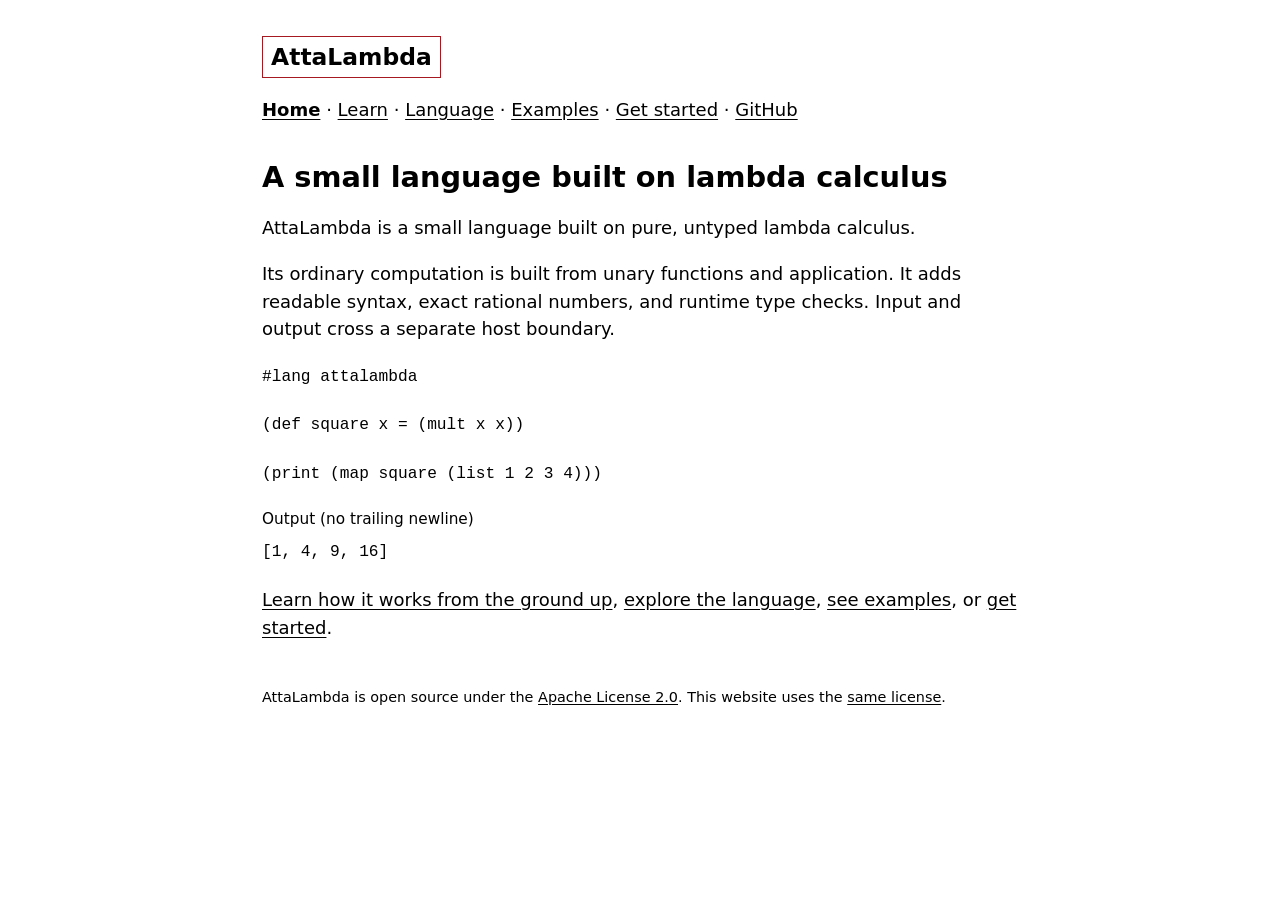
<file: index.html>
<!doctype html>
<html lang="en">
<head>
  <meta charset="utf-8">
  <meta name="viewport" content="width=device-width, initial-scale=1">
  <meta name="description" content="AttaLambda is a small language built on pure, untyped lambda calculus, with readable syntax, exact rational numbers, and runtime type checks.">
  <title>AttaLambda — A small language built on lambda calculus</title>
  <link rel="stylesheet" href="style.css">
</head>
<body>
  <header>
    <a class="wordmark" href="index.html">AttaLambda</a>
    <nav aria-label="Main navigation">
      <a href="index.html" aria-current="page">Home</a> <span aria-hidden="true">·</span>
      <a href="learn.html">Learn</a> <span aria-hidden="true">·</span>
      <a href="language.html">Language</a> <span aria-hidden="true">·</span>
      <a href="examples.html">Examples</a> <span aria-hidden="true">·</span>
      <a href="get-started.html">Get started</a> <span aria-hidden="true">·</span>
      <a href="https://github.com/kserrec/attalambda">GitHub</a>
    </nav>
  </header>
  <main>
    <h1>A small language built on lambda calculus</h1>
    <p>AttaLambda is a small language built on pure, untyped lambda calculus.</p>
    <p>Its ordinary computation is built from unary functions and application.
      It adds readable syntax, exact rational numbers, and runtime type checks.
      Input and output cross a separate host boundary.</p>

    <pre tabindex="0" aria-label="A complete AttaLambda program"><code>#lang attalambda

(def square x = (mult x x))

(print (map square (list 1 2 3 4)))</code></pre>
    <p class="output-label">Output (no trailing newline)</p>
    <pre tabindex="0" aria-label="Program output"><code>[1, 4, 9, 16]</code></pre>

    <p><a href="learn.html">Learn how it works from the ground up</a>,
      <a href="language.html">explore the language</a>,
      <a href="examples.html">see examples</a>, or
      <a href="get-started.html">get started</a>.</p>
  </main>
  <footer>
    <p>AttaLambda is open source under the
      <a href="https://github.com/kserrec/attalambda/blob/v0.8.0/LICENSE">Apache License 2.0</a>.
      This website uses the <a href="LICENSE">same license</a>.</p>
  </footer>
</body>
</html>
</file>
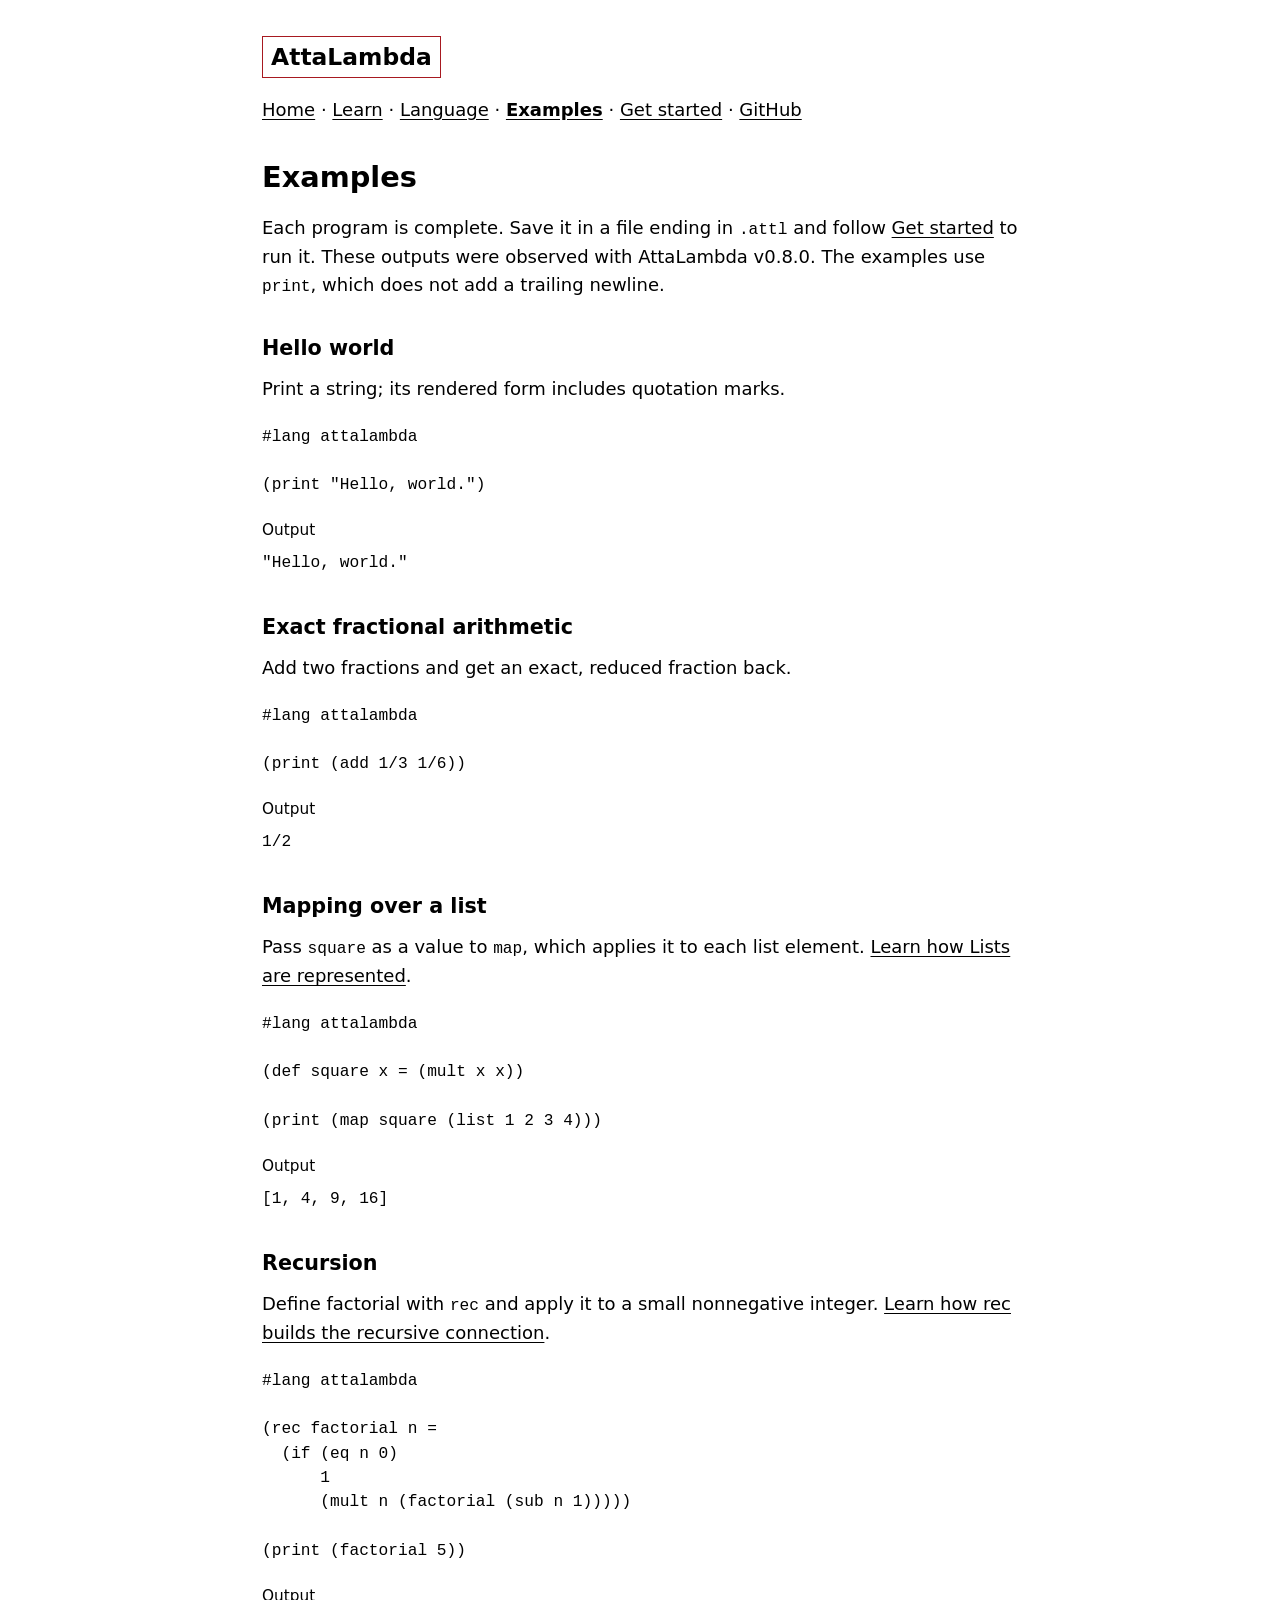
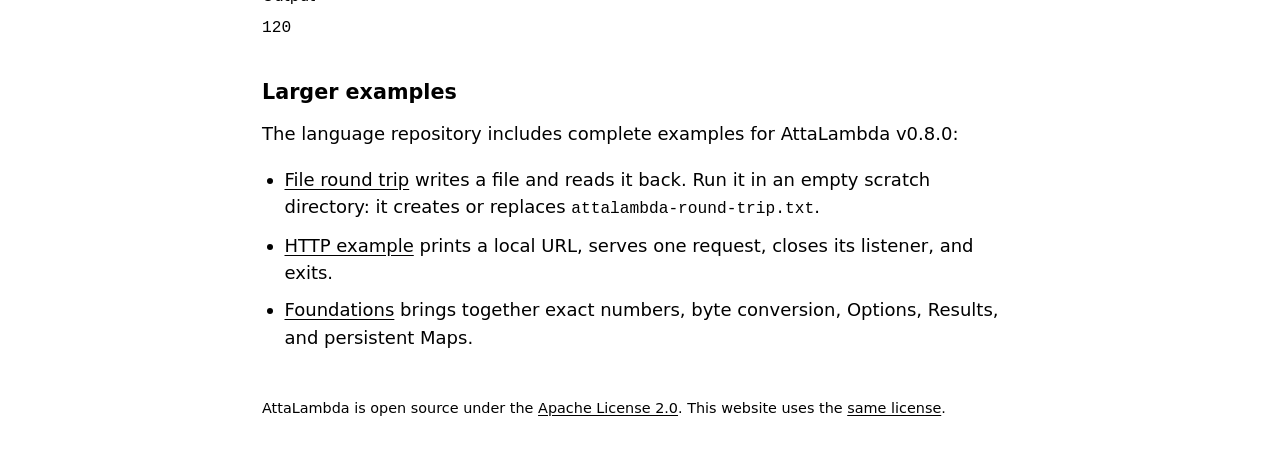
<file: examples.html>
<!doctype html>
<html lang="en">
<head>
  <meta charset="utf-8">
  <meta name="viewport" content="width=device-width, initial-scale=1">
  <meta name="description" content="Four complete AttaLambda programs: hello world, exact fractions, mapping over a list, and recursion, with their observed output.">
  <title>Examples — AttaLambda</title>
  <link rel="stylesheet" href="style.css">
</head>
<body>
  <header>
    <a class="wordmark" href="index.html">AttaLambda</a>
    <nav aria-label="Main navigation">
      <a href="index.html">Home</a> <span aria-hidden="true">·</span>
      <a href="learn.html">Learn</a> <span aria-hidden="true">·</span>
      <a href="language.html">Language</a> <span aria-hidden="true">·</span>
      <a href="examples.html" aria-current="page">Examples</a> <span aria-hidden="true">·</span>
      <a href="get-started.html">Get started</a> <span aria-hidden="true">·</span>
      <a href="https://github.com/kserrec/attalambda">GitHub</a>
    </nav>
  </header>
  <main>
    <h1>Examples</h1>
    <p>Each program is complete. Save it in a file ending in <code>.attl</code>
      and follow <a href="get-started.html">Get started</a> to run it.
      These outputs were observed with AttaLambda v0.8.0. The examples use
      <code>print</code>, which does not add a trailing newline.</p>

    <h2 id="hello-world">Hello world</h2>
    <p>Print a string; its rendered form includes quotation marks.</p>
    <pre tabindex="0" aria-label="Hello world program"><code>#lang attalambda

(print "Hello, world.")</code></pre>
    <p class="output-label">Output</p>
    <pre tabindex="0" aria-label="Hello world output"><code>"Hello, world."</code></pre>

    <h2 id="fractions">Exact fractional arithmetic</h2>
    <p>Add two fractions and get an exact, reduced fraction back.</p>
    <pre tabindex="0" aria-label="Fractional arithmetic program"><code>#lang attalambda

(print (add 1/3 1/6))</code></pre>
    <p class="output-label">Output</p>
    <pre tabindex="0" aria-label="Fractional arithmetic output"><code>1/2</code></pre>

    <h2 id="mapping">Mapping over a list</h2>
    <p>Pass <code>square</code> as a value to <code>map</code>, which applies it
      to each list element.
      <a href="learn.html#lists">Learn how Lists are represented</a>.</p>
    <pre tabindex="0" aria-label="List mapping program"><code>#lang attalambda

(def square x = (mult x x))

(print (map square (list 1 2 3 4)))</code></pre>
    <p class="output-label">Output</p>
    <pre tabindex="0" aria-label="List mapping output"><code>[1, 4, 9, 16]</code></pre>

    <h2 id="recursion">Recursion</h2>
    <p>Define factorial with <code>rec</code> and apply it to a small
      nonnegative integer.
      <a href="learn.html#recursion">Learn how rec builds the recursive connection</a>.</p>
    <pre tabindex="0" aria-label="Recursive factorial program"><code>#lang attalambda

(rec factorial n =
  (if (eq n 0)
      1
      (mult n (factorial (sub n 1)))))

(print (factorial 5))</code></pre>
    <p class="output-label">Output</p>
    <pre tabindex="0" aria-label="Factorial output"><code>120</code></pre>

    <h2 id="larger-examples">Larger examples</h2>
    <p>The language repository includes complete examples for AttaLambda v0.8.0:</p>
    <ul>
      <li><a href="https://github.com/kserrec/attalambda/blob/v0.8.0/examples/file-round-trip.attl">File
        round trip</a> writes a file and reads it back. Run it in an empty
        scratch directory: it creates or replaces <code>attalambda-round-trip.txt</code>.</li>
      <li><a href="https://github.com/kserrec/attalambda/blob/v0.8.0/examples/http-server.attl">HTTP
        example</a> prints a local URL, serves one request, closes its listener,
        and exits.</li>
      <li><a href="https://github.com/kserrec/attalambda/blob/v0.8.0/examples/foundations.attl">Foundations</a>
        brings together exact numbers, byte conversion, Options, Results, and
        persistent Maps.</li>
    </ul>
  </main>
  <footer>
    <p>AttaLambda is open source under the
      <a href="https://github.com/kserrec/attalambda/blob/v0.8.0/LICENSE">Apache License 2.0</a>.
      This website uses the <a href="LICENSE">same license</a>.</p>
  </footer>
</body>
</html>
</file>
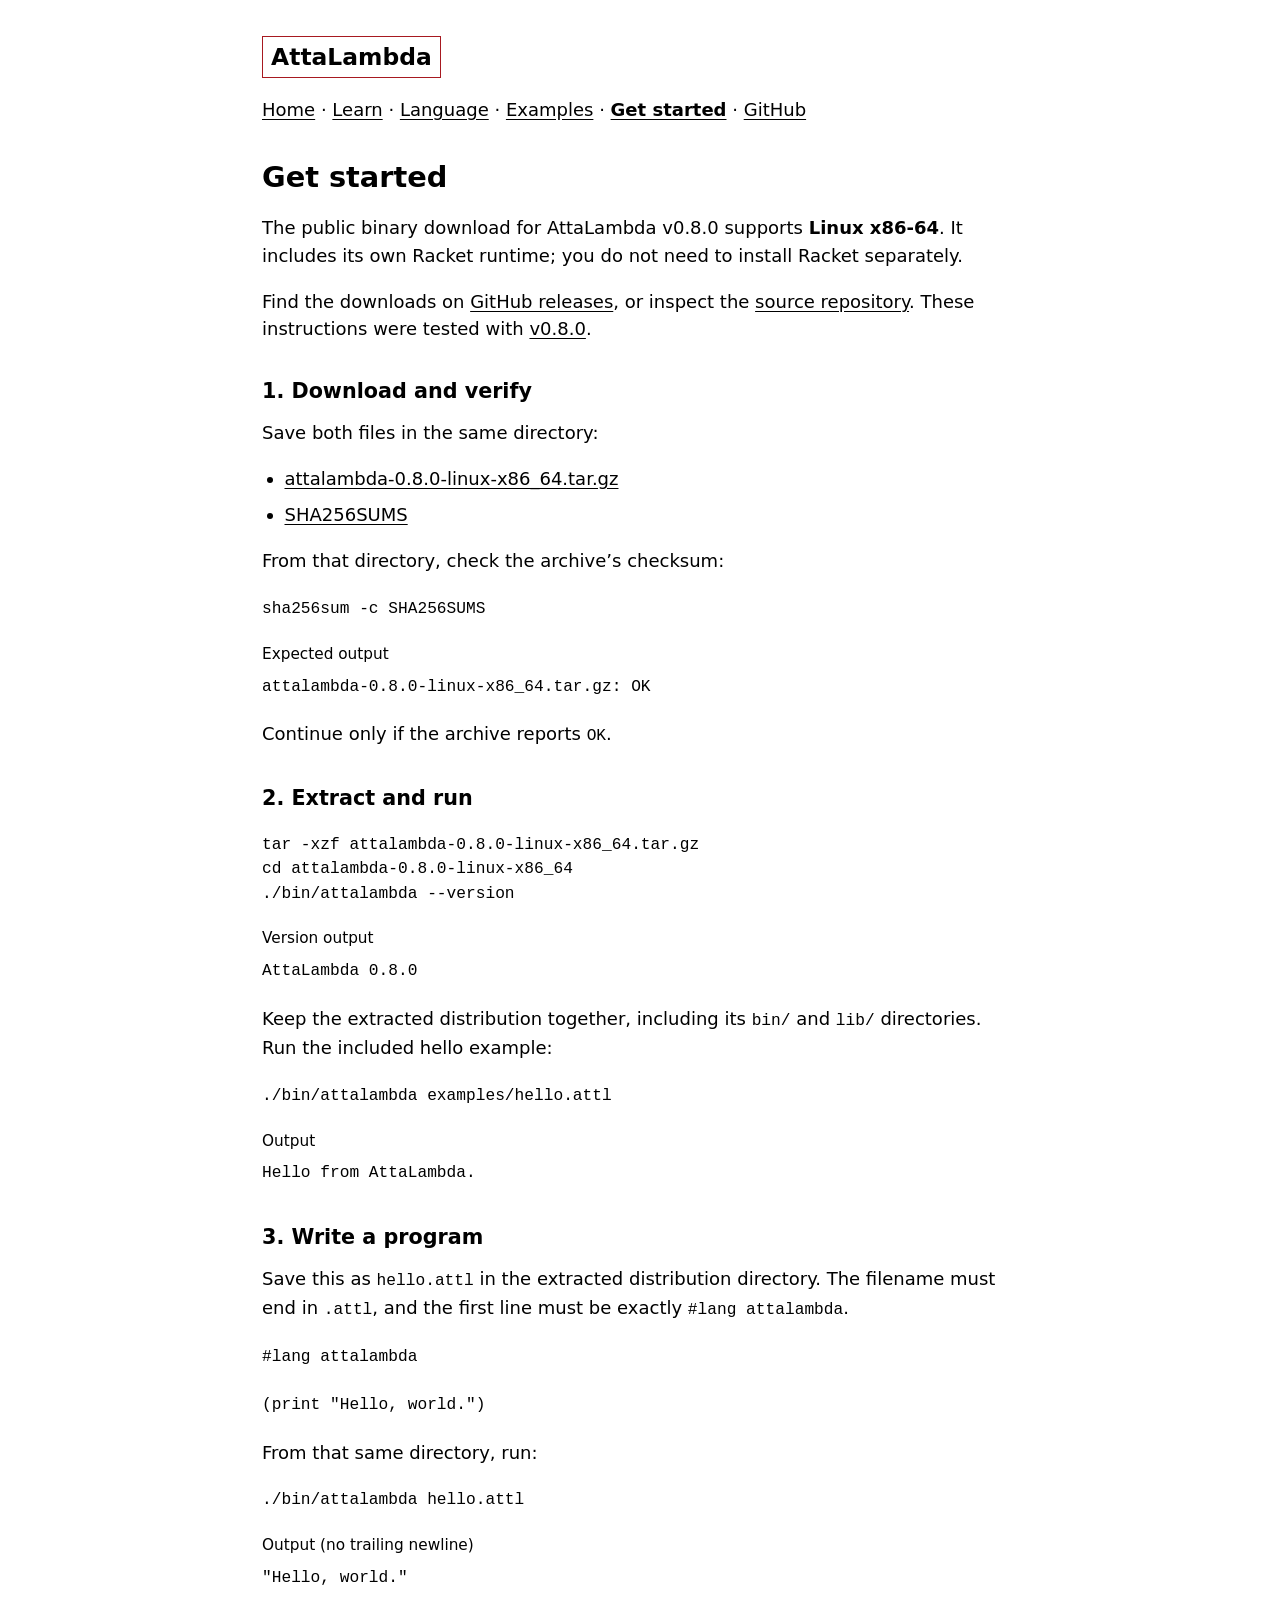
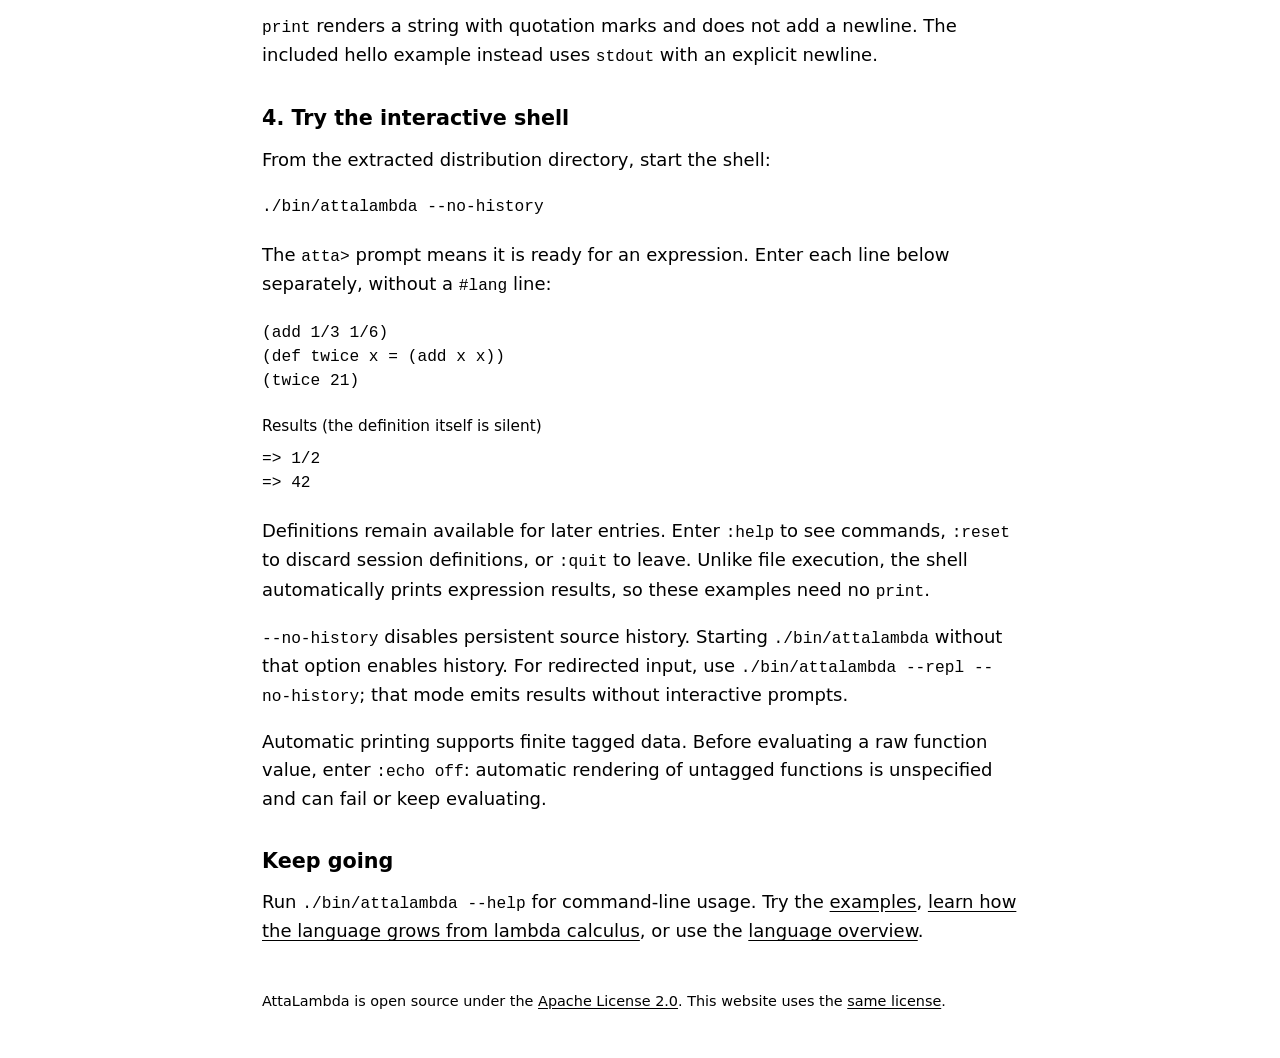
<file: get-started.html>
<!doctype html>
<html lang="en">
<head>
  <meta charset="utf-8">
  <meta name="viewport" content="width=device-width, initial-scale=1">
  <meta name="description" content="Download AttaLambda v0.8.0 for Linux x86-64, verify it, run a .attl program, and try the atta&gt; interactive shell.">
  <title>Get started — AttaLambda</title>
  <link rel="stylesheet" href="style.css">
</head>
<body>
  <header>
    <a class="wordmark" href="index.html">AttaLambda</a>
    <nav aria-label="Main navigation">
      <a href="index.html">Home</a> <span aria-hidden="true">·</span>
      <a href="learn.html">Learn</a> <span aria-hidden="true">·</span>
      <a href="language.html">Language</a> <span aria-hidden="true">·</span>
      <a href="examples.html">Examples</a> <span aria-hidden="true">·</span>
      <a href="get-started.html" aria-current="page">Get started</a> <span aria-hidden="true">·</span>
      <a href="https://github.com/kserrec/attalambda">GitHub</a>
    </nav>
  </header>
  <main>
    <h1>Get started</h1>
    <p>The public binary download for AttaLambda v0.8.0 supports
      <strong>Linux x86-64</strong>. It includes its own Racket runtime;
      you do not need to install Racket separately.</p>
    <p>Find the downloads on <a href="https://github.com/kserrec/attalambda/releases">GitHub
      releases</a>, or inspect the <a href="https://github.com/kserrec/attalambda">source
      repository</a>. These instructions were tested with
      <a href="https://github.com/kserrec/attalambda/releases/tag/v0.8.0">v0.8.0</a>.</p>

    <h2>1. Download and verify</h2>
    <p>Save both files in the same directory:</p>
    <ul>
      <li><a href="https://github.com/kserrec/attalambda/releases/download/v0.8.0/attalambda-0.8.0-linux-x86_64.tar.gz">attalambda-0.8.0-linux-x86_64.tar.gz</a></li>
      <li><a href="https://github.com/kserrec/attalambda/releases/download/v0.8.0/SHA256SUMS">SHA256SUMS</a></li>
    </ul>
    <p>From that directory, check the archive’s checksum:</p>
    <pre tabindex="0" aria-label="Verify the download"><code>sha256sum -c SHA256SUMS</code></pre>
    <p class="output-label">Expected output</p>
    <pre tabindex="0" aria-label="Checksum verification output"><code>attalambda-0.8.0-linux-x86_64.tar.gz: OK
</code></pre>
    <p>Continue only if the archive reports <code>OK</code>.</p>

    <h2>2. Extract and run</h2>
    <pre tabindex="0" aria-label="Extract the distribution and check its version"><code>tar -xzf attalambda-0.8.0-linux-x86_64.tar.gz
cd attalambda-0.8.0-linux-x86_64
./bin/attalambda --version</code></pre>
    <p class="output-label">Version output</p>
    <pre tabindex="0" aria-label="Version output"><code>AttaLambda 0.8.0
</code></pre>
    <p>Keep the extracted distribution together, including its <code>bin/</code>
      and <code>lib/</code> directories. Run the included hello example:</p>
    <pre tabindex="0" aria-label="Run the included example"><code>./bin/attalambda examples/hello.attl</code></pre>
    <p class="output-label">Output</p>
    <pre tabindex="0" aria-label="Included hello example output"><code>Hello from AttaLambda.
</code></pre>

    <h2>3. Write a program</h2>
    <p>Save this as <code>hello.attl</code> in the extracted distribution
      directory. The filename must end in <code>.attl</code>, and the first
      line must be exactly <code>#lang attalambda</code>.</p>
    <pre tabindex="0" aria-label="Your hello.attl program"><code>#lang attalambda

(print "Hello, world.")</code></pre>
    <p>From that same directory, run:</p>
    <pre tabindex="0" aria-label="Run your program"><code>./bin/attalambda hello.attl</code></pre>
    <p class="output-label">Output (no trailing newline)</p>
    <pre tabindex="0" aria-label="Your program output"><code>"Hello, world."</code></pre>
    <p><code>print</code> renders a string with quotation marks and does not
      add a newline. The included hello example instead uses
      <code>stdout</code> with an explicit newline.</p>

    <h2 id="interactive-shell">4. Try the interactive shell</h2>
    <p>From the extracted distribution directory, start the shell:</p>
    <pre tabindex="0" aria-label="Start the interactive shell"><code>./bin/attalambda --no-history</code></pre>
    <p>The <code>atta&gt;</code> prompt means it is ready for an expression.
      Enter each line below separately, without a <code>#lang</code> line:</p>
    <pre tabindex="0" aria-label="Interactive shell input"><code>(add 1/3 1/6)
(def twice x = (add x x))
(twice 21)</code></pre>
    <p class="output-label">Results (the definition itself is silent)</p>
    <pre tabindex="0" aria-label="Interactive shell results"><code>=&gt; 1/2
=&gt; 42
</code></pre>
    <p>Definitions remain available for later entries. Enter <code>:help</code>
      to see commands, <code>:reset</code> to discard session definitions, or
      <code>:quit</code> to leave. Unlike file execution, the shell automatically
      prints expression results, so these examples need no <code>print</code>.</p>
    <p><code>--no-history</code> disables persistent source history. Starting
      <code>./bin/attalambda</code> without that option enables history.
      For redirected input, use <code>./bin/attalambda --repl --no-history</code>;
      that mode emits results without interactive prompts.</p>
    <p>Automatic printing supports finite tagged data. Before evaluating a
      raw function value, enter <code>:echo off</code>: automatic rendering
      of untagged functions is unspecified and can fail or keep evaluating.</p>

    <h2>Keep going</h2>
    <p>Run <code>./bin/attalambda --help</code> for command-line usage.
      Try the <a href="examples.html">examples</a>,
      <a href="learn.html">learn how the language grows from lambda calculus</a>,
      or use the <a href="language.html">language overview</a>.</p>
  </main>
  <footer>
    <p>AttaLambda is open source under the
      <a href="https://github.com/kserrec/attalambda/blob/v0.8.0/LICENSE">Apache License 2.0</a>.
      This website uses the <a href="LICENSE">same license</a>.</p>
  </footer>
</body>
</html>
</file>
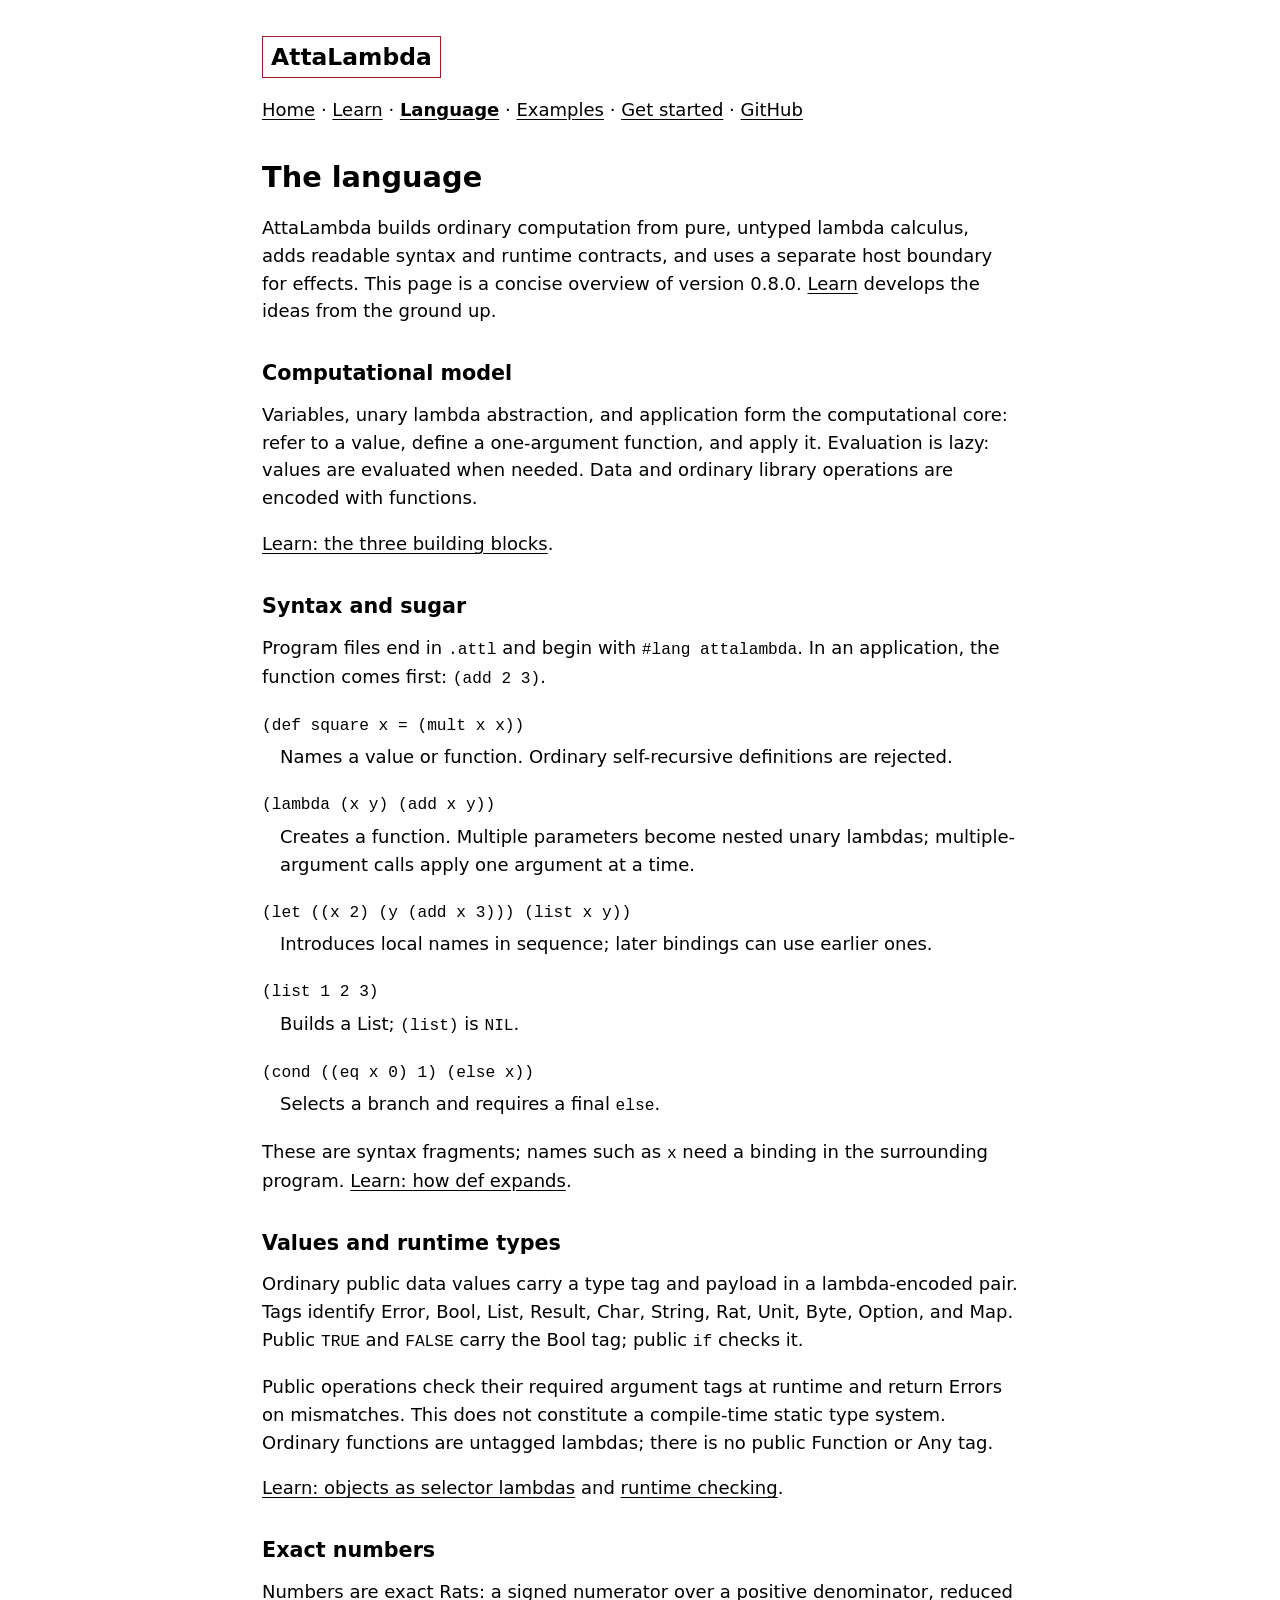
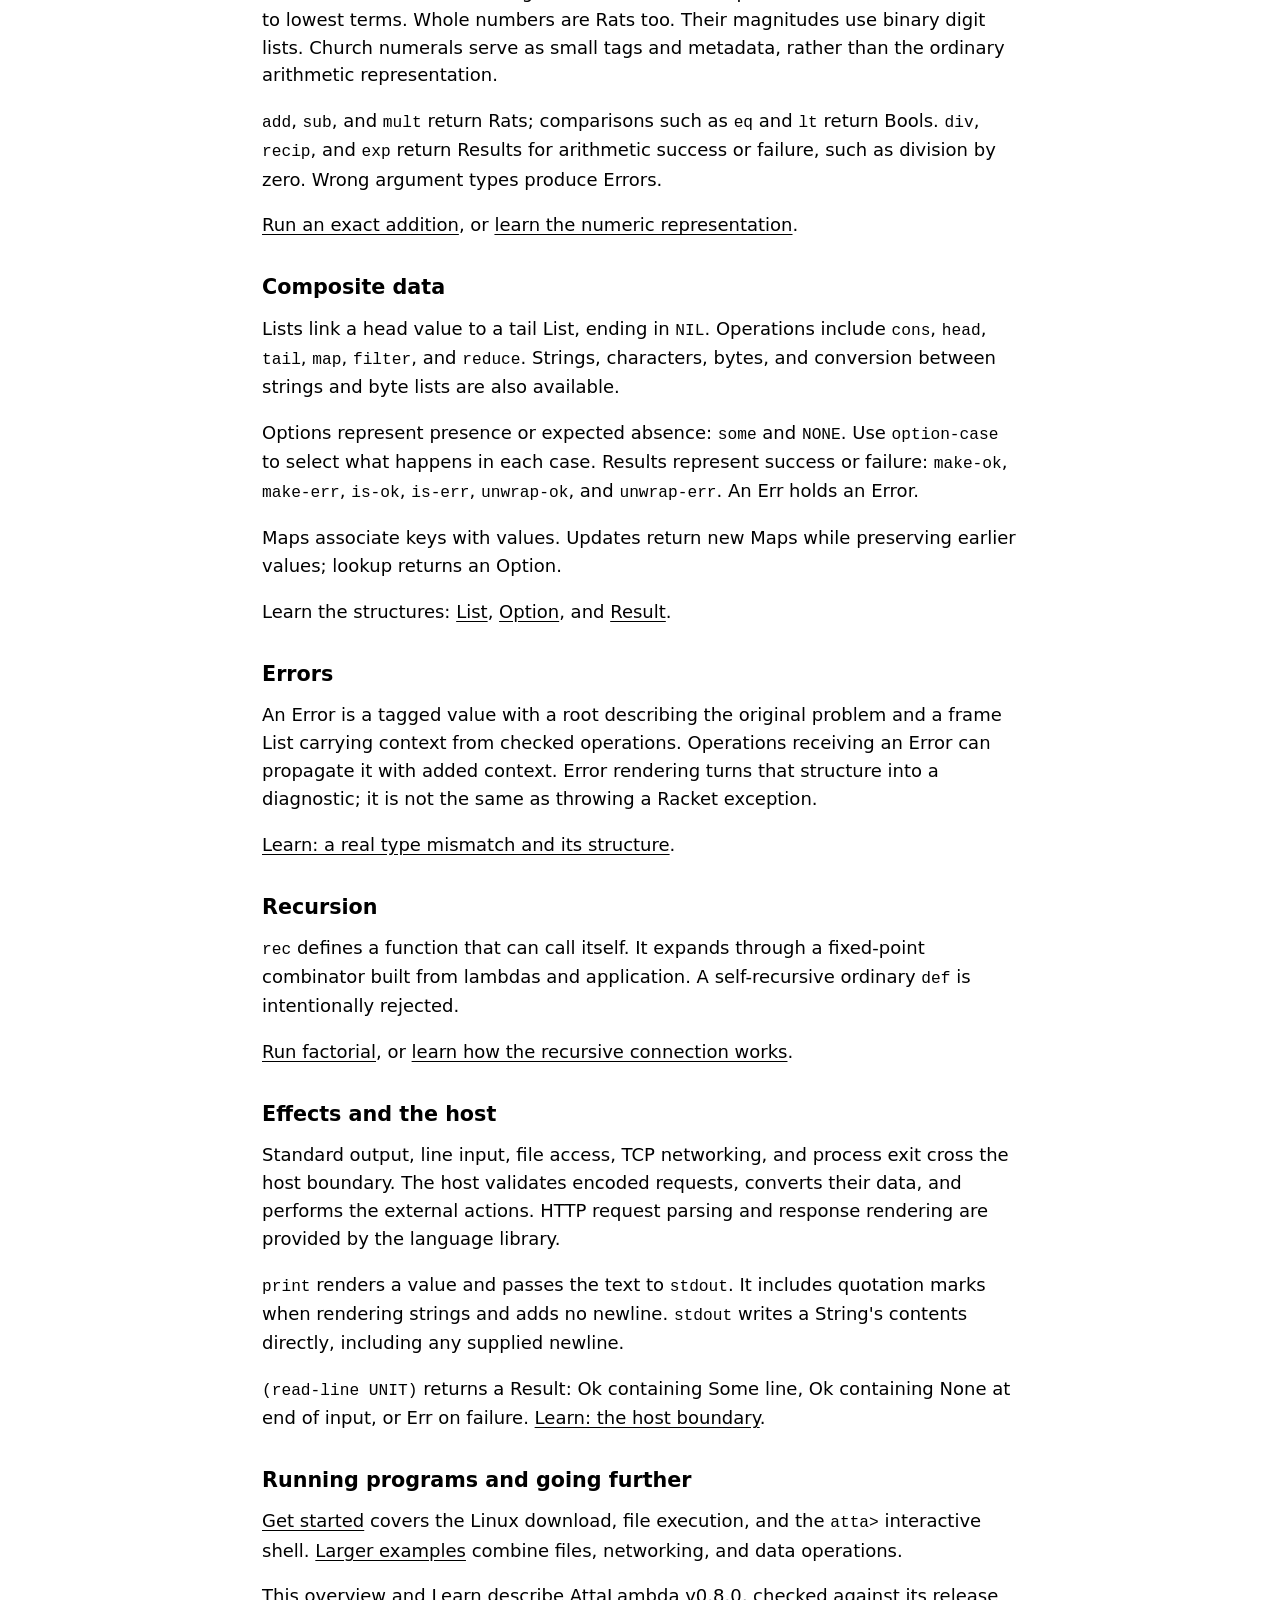
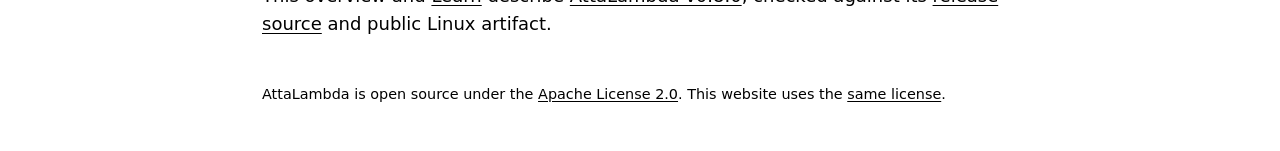
<file: language.html>
<!doctype html>
<html lang="en">
<head>
  <meta charset="utf-8">
  <meta name="viewport" content="width=device-width, initial-scale=1">
  <meta name="description" content="Understand AttaLambda’s lambda-calculus foundation, readable syntax, exact numbers, runtime types, recursion, and separate boundary for effects.">
  <title>The language — AttaLambda</title>
  <link rel="stylesheet" href="style.css">
</head>
<body>
  <header>
    <a class="wordmark" href="index.html">AttaLambda</a>
    <nav aria-label="Main navigation">
      <a href="index.html">Home</a> <span aria-hidden="true">·</span>
      <a href="learn.html">Learn</a> <span aria-hidden="true">·</span>
      <a href="language.html" aria-current="page">Language</a> <span aria-hidden="true">·</span>
      <a href="examples.html">Examples</a> <span aria-hidden="true">·</span>
      <a href="get-started.html">Get started</a> <span aria-hidden="true">·</span>
      <a href="https://github.com/kserrec/attalambda">GitHub</a>
    </nav>
  </header>
  <main>
    <h1>The language</h1>
    <p>AttaLambda builds ordinary computation from pure, untyped lambda calculus,
      adds readable syntax and runtime contracts, and uses a separate host
      boundary for effects. This page is a concise overview of version 0.8.0.
      <a href="learn.html">Learn</a> develops the ideas from the ground up.</p>

    <h2 id="computation">Computational model</h2>
    <p>Variables, unary lambda abstraction, and application form the
      computational core: refer to a value, define a one-argument function,
      and apply it. Evaluation is lazy: values are evaluated when needed.
      Data and ordinary library operations are encoded with functions.</p>
    <p><a href="learn.html#foundation">Learn: the three building blocks</a>.</p>

    <h2 id="syntax">Syntax and sugar</h2>
    <p>Program files end in <code>.attl</code> and begin with
      <code>#lang attalambda</code>. In an application, the function comes
      first: <code>(add 2 3)</code>.</p>
    <dl>
      <dt><code>(def square x = (mult x x))</code></dt>
      <dd>Names a value or function. Ordinary self-recursive definitions are rejected.</dd>
      <dt><code>(lambda (x y) (add x y))</code></dt>
      <dd>Creates a function. Multiple parameters become nested unary lambdas;
        multiple-argument calls apply one argument at a time.</dd>
      <dt><code>(let ((x 2) (y (add x 3))) (list x y))</code></dt>
      <dd>Introduces local names in sequence; later bindings can use earlier ones.</dd>
      <dt><code>(list 1 2 3)</code></dt>
      <dd>Builds a List; <code>(list)</code> is <code>NIL</code>.</dd>
      <dt><code>(cond ((eq x 0) 1) (else x))</code></dt>
      <dd>Selects a branch and requires a final <code>else</code>.</dd>
    </dl>
    <p>These are syntax fragments; names such as <code>x</code> need a binding
      in the surrounding program. <a href="learn.html#sugar">Learn: how def expands</a>.</p>

    <h2 id="types">Values and runtime types</h2>
    <p>Ordinary public data values carry a type tag and payload in a
      lambda-encoded pair. Tags identify Error, Bool, List, Result, Char,
      String, Rat, Unit, Byte, Option, and Map. Public <code>TRUE</code> and
      <code>FALSE</code> carry the Bool tag; public <code>if</code> checks it.</p>
    <p>Public operations check their required argument tags at runtime and
      return Errors on mismatches. This does not constitute a compile-time
      static type system. Ordinary functions are untagged lambdas; there is
      no public Function or Any tag.</p>
    <p><a href="learn.html#objects">Learn: objects as selector lambdas</a> and
      <a href="learn.html#runtime-types">runtime checking</a>.</p>

    <h2 id="numbers">Exact numbers</h2>
    <p>Numbers are exact Rats: a signed numerator over a positive denominator,
      reduced to lowest terms. Whole numbers are Rats too. Their magnitudes
      use binary digit lists. Church numerals serve as small tags and
      metadata, rather than the ordinary arithmetic representation.</p>
    <p><code>add</code>, <code>sub</code>, and <code>mult</code> return Rats;
      comparisons such as <code>eq</code> and <code>lt</code> return Bools.
      <code>div</code>, <code>recip</code>, and <code>exp</code> return Results
      for arithmetic success or failure, such as division by zero. Wrong
      argument types produce Errors.</p>
    <p><a href="examples.html#fractions">Run an exact addition</a>, or
      <a href="learn.html#numbers">learn the numeric representation</a>.</p>

    <h2 id="data">Composite data</h2>
    <p>Lists link a head value to a tail List, ending in <code>NIL</code>.
      Operations include <code>cons</code>, <code>head</code>, <code>tail</code>,
      <code>map</code>, <code>filter</code>, and <code>reduce</code>.
      Strings, characters, bytes, and conversion between strings and byte
      lists are also available.</p>
    <p>Options represent presence or expected absence: <code>some</code> and
      <code>NONE</code>. Use <code>option-case</code> to select what happens
      in each case. Results represent success or failure:
      <code>make-ok</code>, <code>make-err</code>, <code>is-ok</code>,
      <code>is-err</code>, <code>unwrap-ok</code>, and <code>unwrap-err</code>.
      An Err holds an Error.</p>
    <p>Maps associate keys with values. Updates return new Maps while
      preserving earlier values; lookup returns an Option.</p>
    <p>Learn the structures: <a href="learn.html#lists">List</a>,
      <a href="learn.html#options">Option</a>, and
      <a href="learn.html#results">Result</a>.</p>

    <h2 id="errors">Errors</h2>
    <p>An Error is a tagged value with a root describing the original problem
      and a frame List carrying context from checked operations. Operations
      receiving an Error can propagate it with added context. Error rendering
      turns that structure into a diagnostic; it is not the same as throwing
      a Racket exception.</p>
    <p><a href="learn.html#errors">Learn: a real type mismatch and its structure</a>.</p>

    <h2 id="recursion">Recursion</h2>
    <p><code>rec</code> defines a function that can call itself. It expands
      through a fixed-point combinator built from lambdas and application.
      A self-recursive ordinary <code>def</code> is intentionally rejected.</p>
    <p><a href="examples.html#recursion">Run factorial</a>, or
      <a href="learn.html#recursion">learn how the recursive connection works</a>.</p>

    <h2 id="effects">Effects and the host</h2>
    <p>Standard output, line input, file access, TCP networking, and process
      exit cross the host boundary. The host validates encoded requests,
      converts their data, and performs the external actions. HTTP request
      parsing and response rendering are provided by the language library.</p>
    <p><code>print</code> renders a value and passes the text to
      <code>stdout</code>. It includes quotation marks when rendering strings
      and adds no newline. <code>stdout</code> writes a String's contents
      directly, including any supplied newline.</p>
    <p><code>(read-line UNIT)</code> returns a Result: Ok containing Some line,
      Ok containing None at end of input, or Err on failure.
      <a href="learn.html#host">Learn: the host boundary</a>.</p>

    <h2>Running programs and going further</h2>
    <p><a href="get-started.html">Get started</a> covers the Linux download,
      file execution, and the <code>atta&gt;</code> interactive shell.
      <a href="examples.html#larger-examples">Larger examples</a> combine
      files, networking, and data operations.</p>
    <p>This overview and <a href="learn.html">Learn</a> describe
      <a href="https://github.com/kserrec/attalambda/releases/tag/v0.8.0">AttaLambda
      v0.8.0</a>, checked against its
      <a href="https://github.com/kserrec/attalambda/tree/f309199baa170ba5b12ff6b18b60dc49c114a8a1">release source</a>
      and public Linux artifact.</p>
  </main>
  <footer>
    <p>AttaLambda is open source under the
      <a href="https://github.com/kserrec/attalambda/blob/v0.8.0/LICENSE">Apache License 2.0</a>.
      This website uses the <a href="LICENSE">same license</a>.</p>
  </footer>
</body>
</html>
</file>
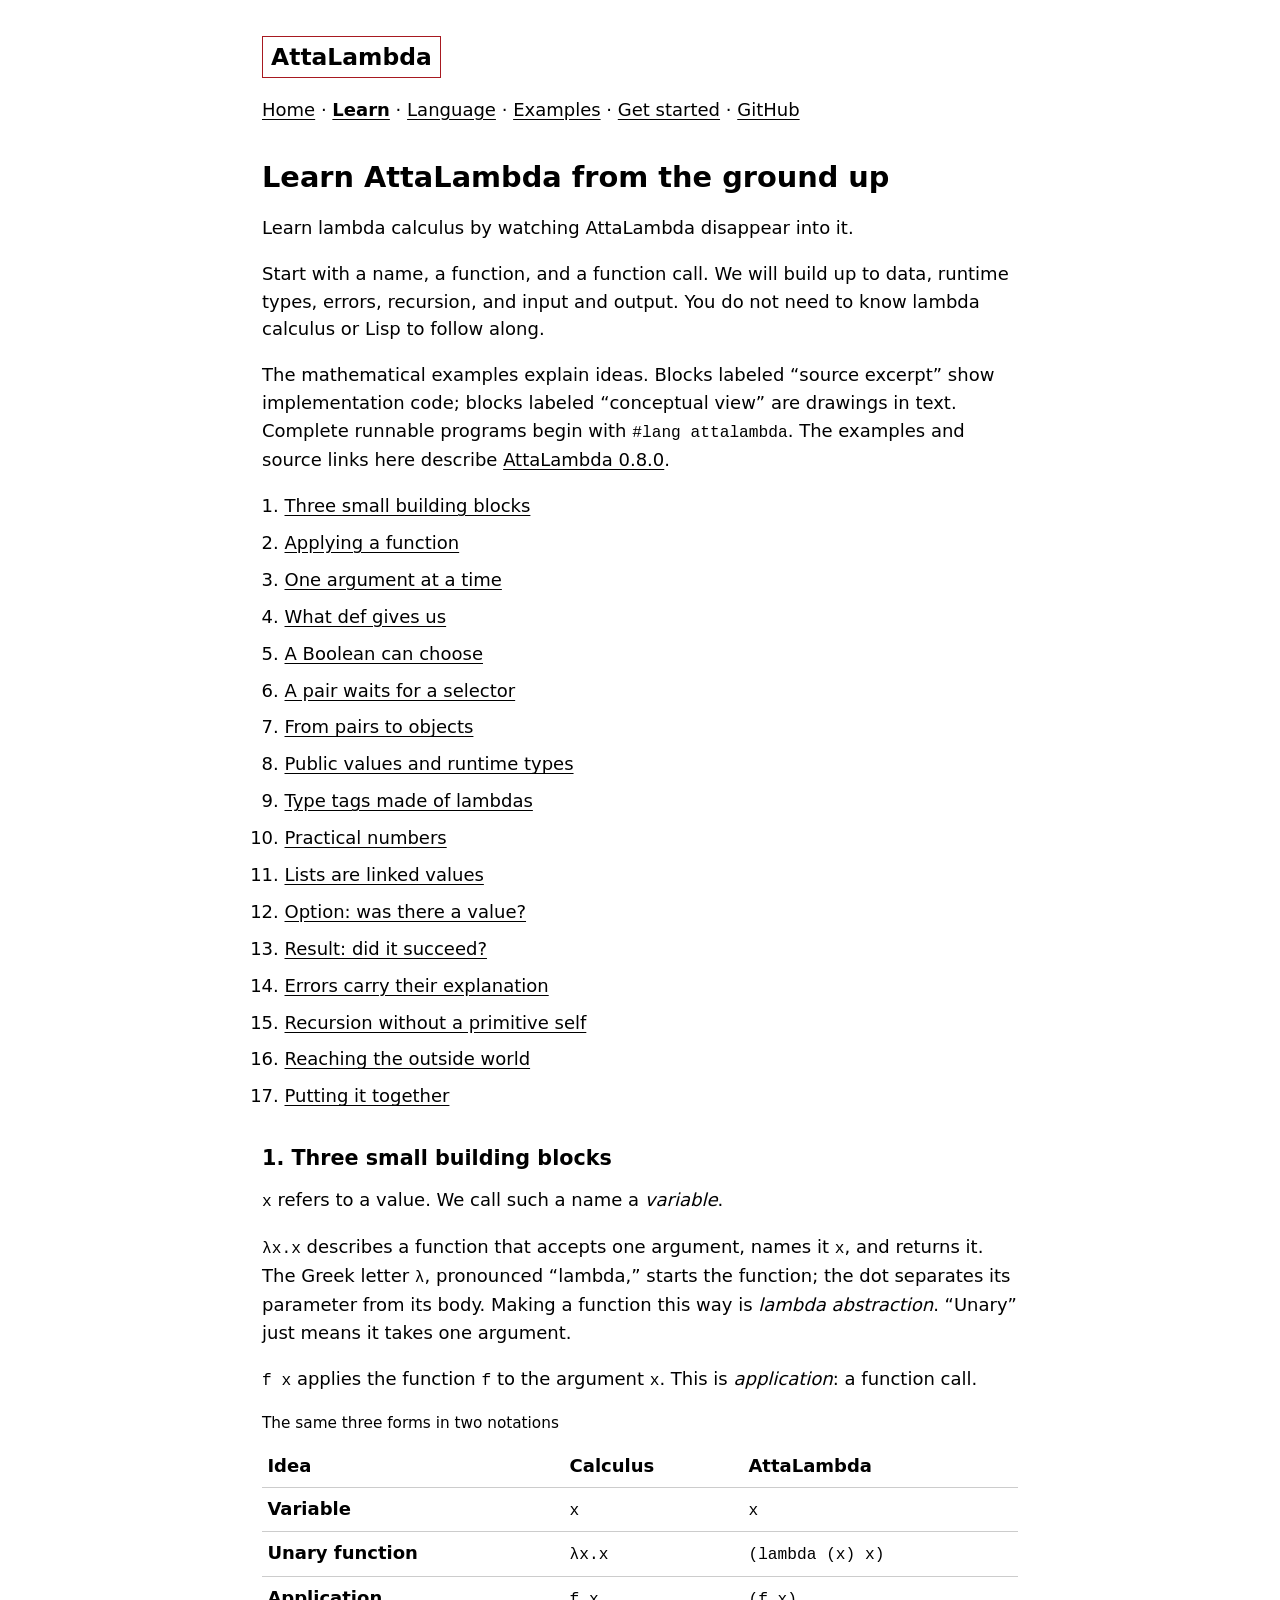
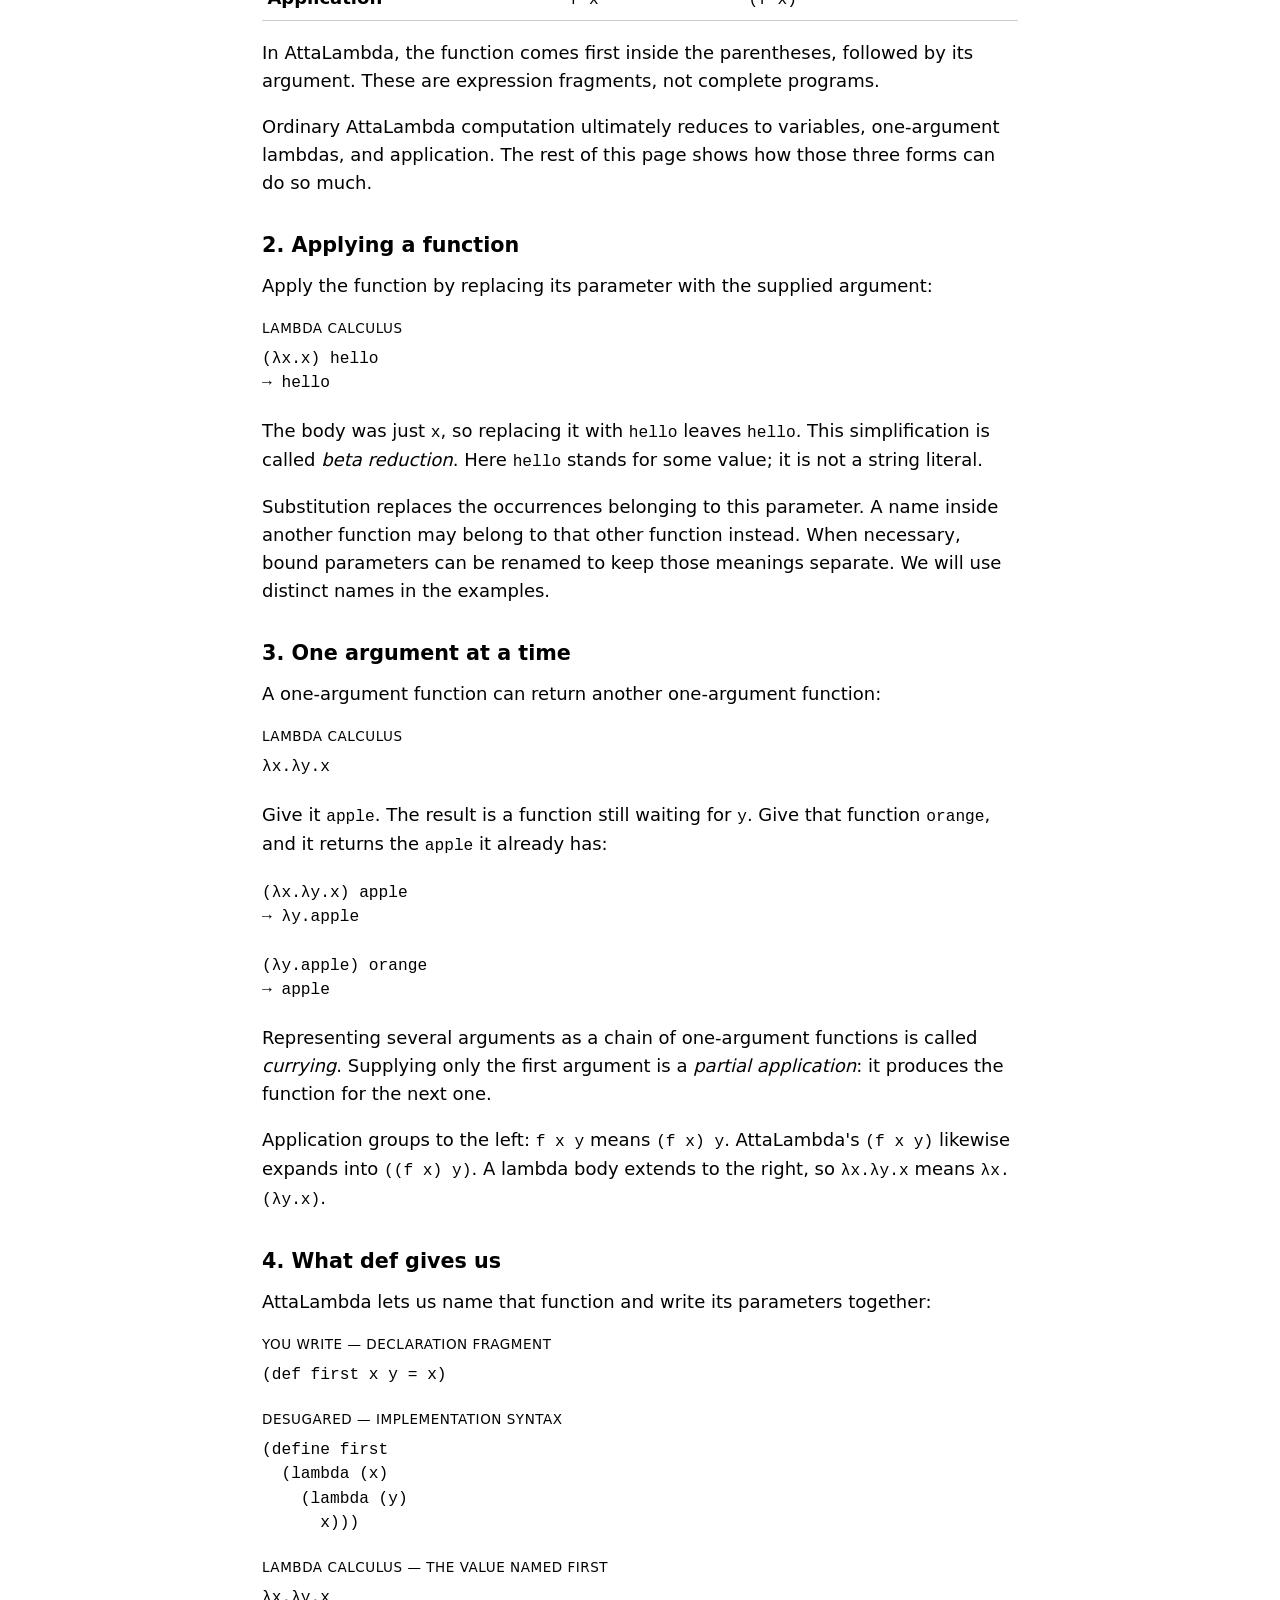
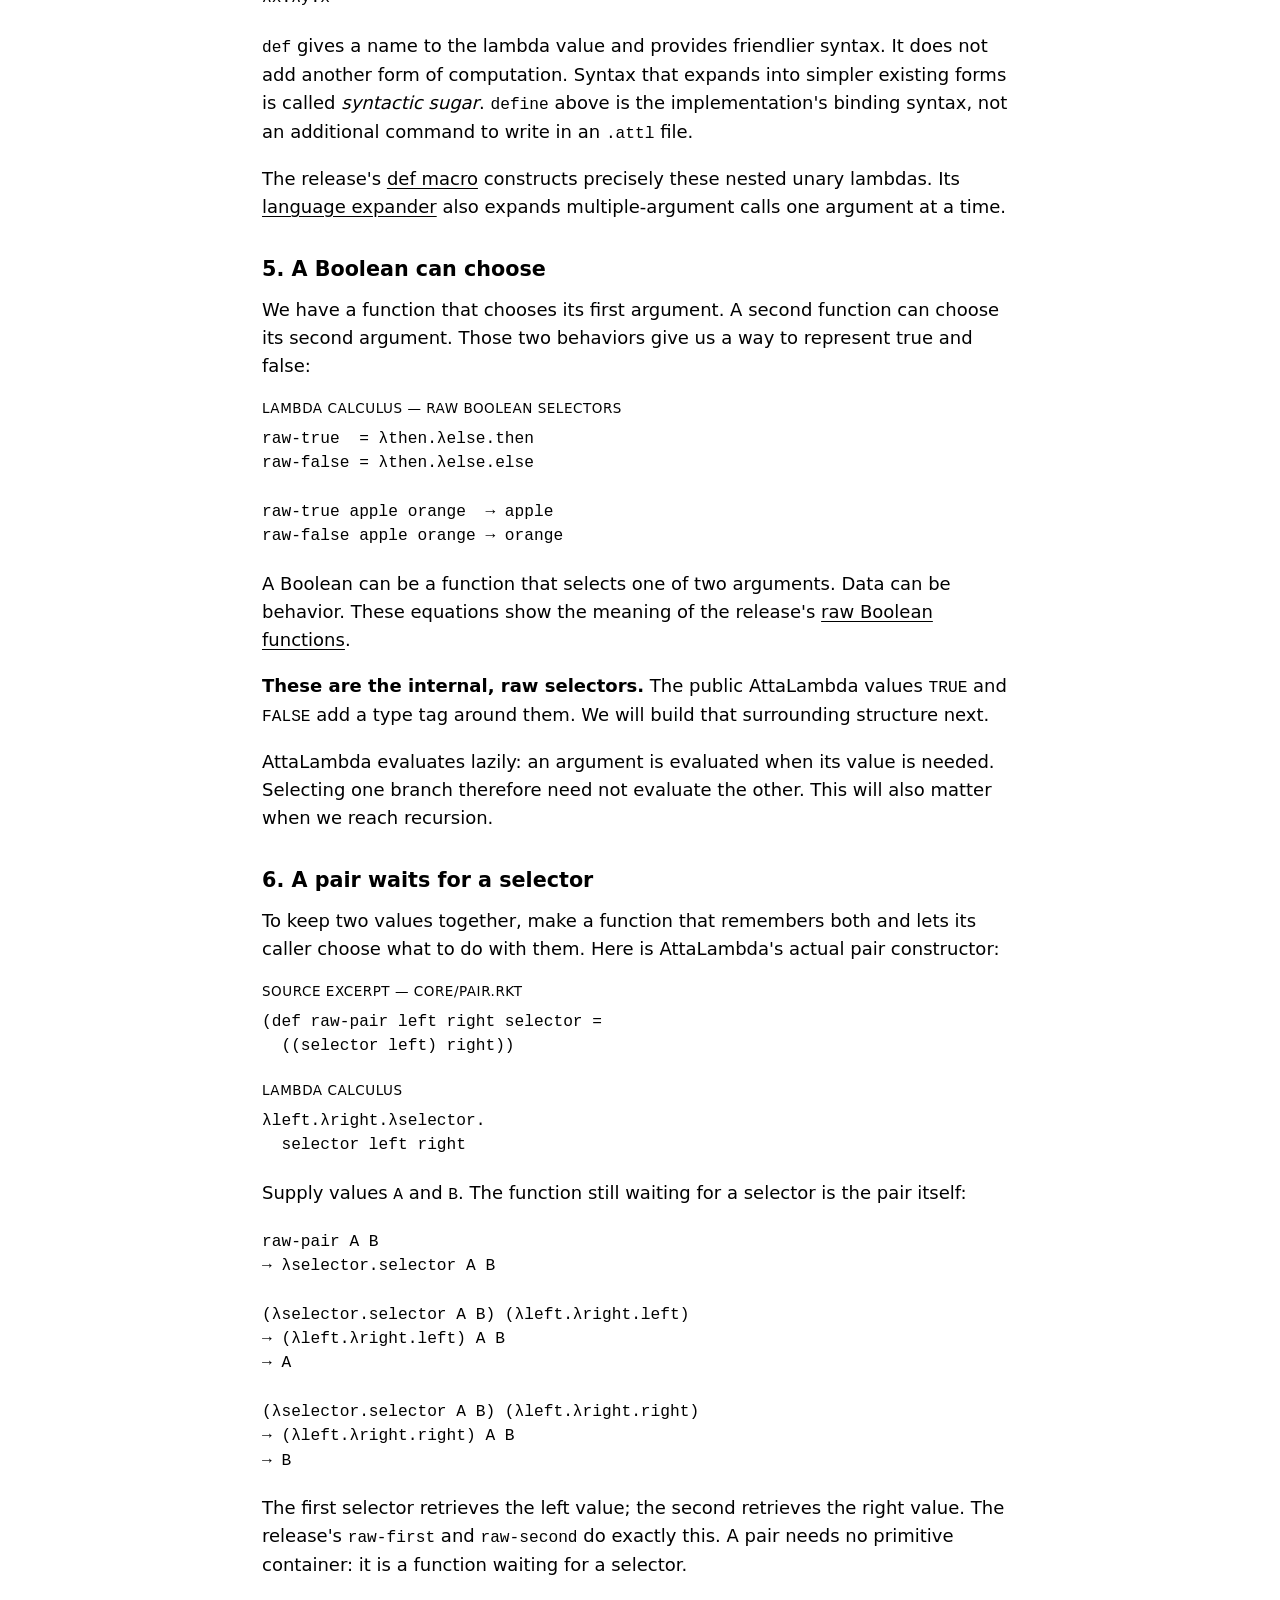
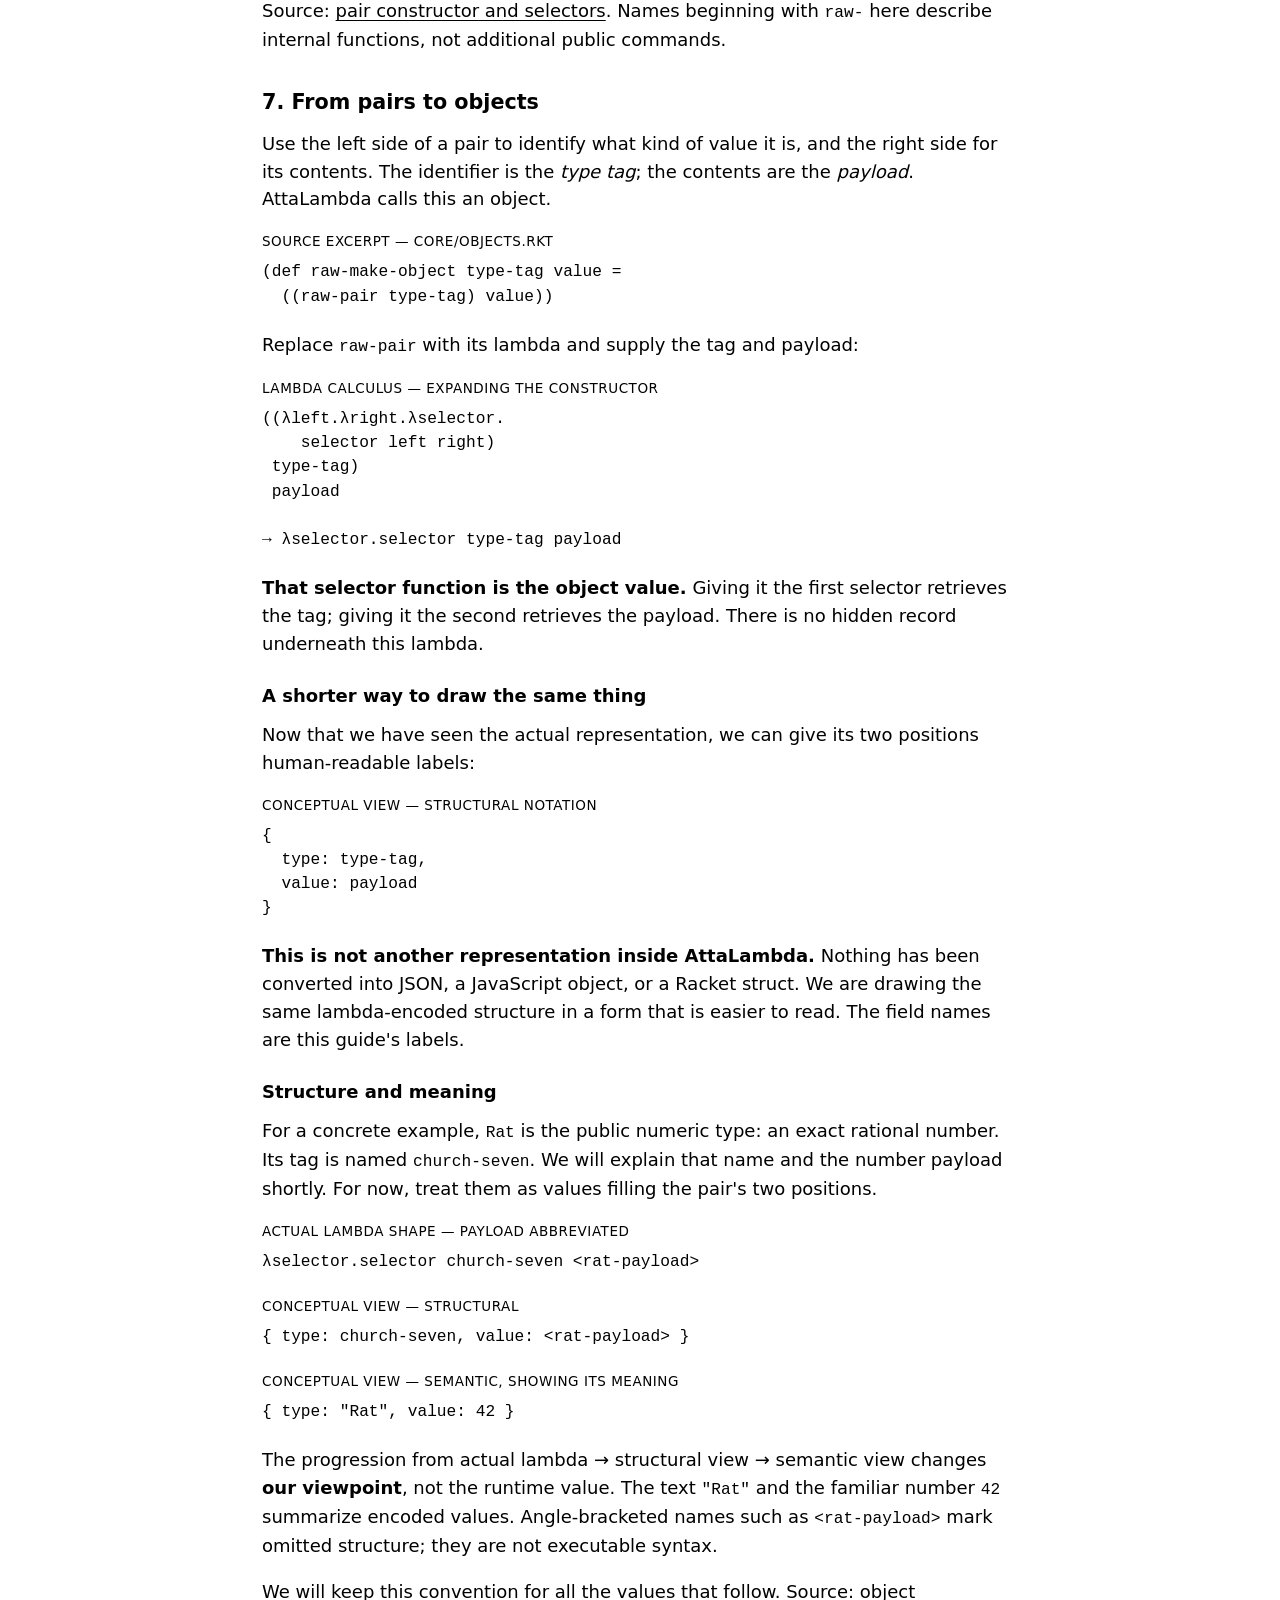
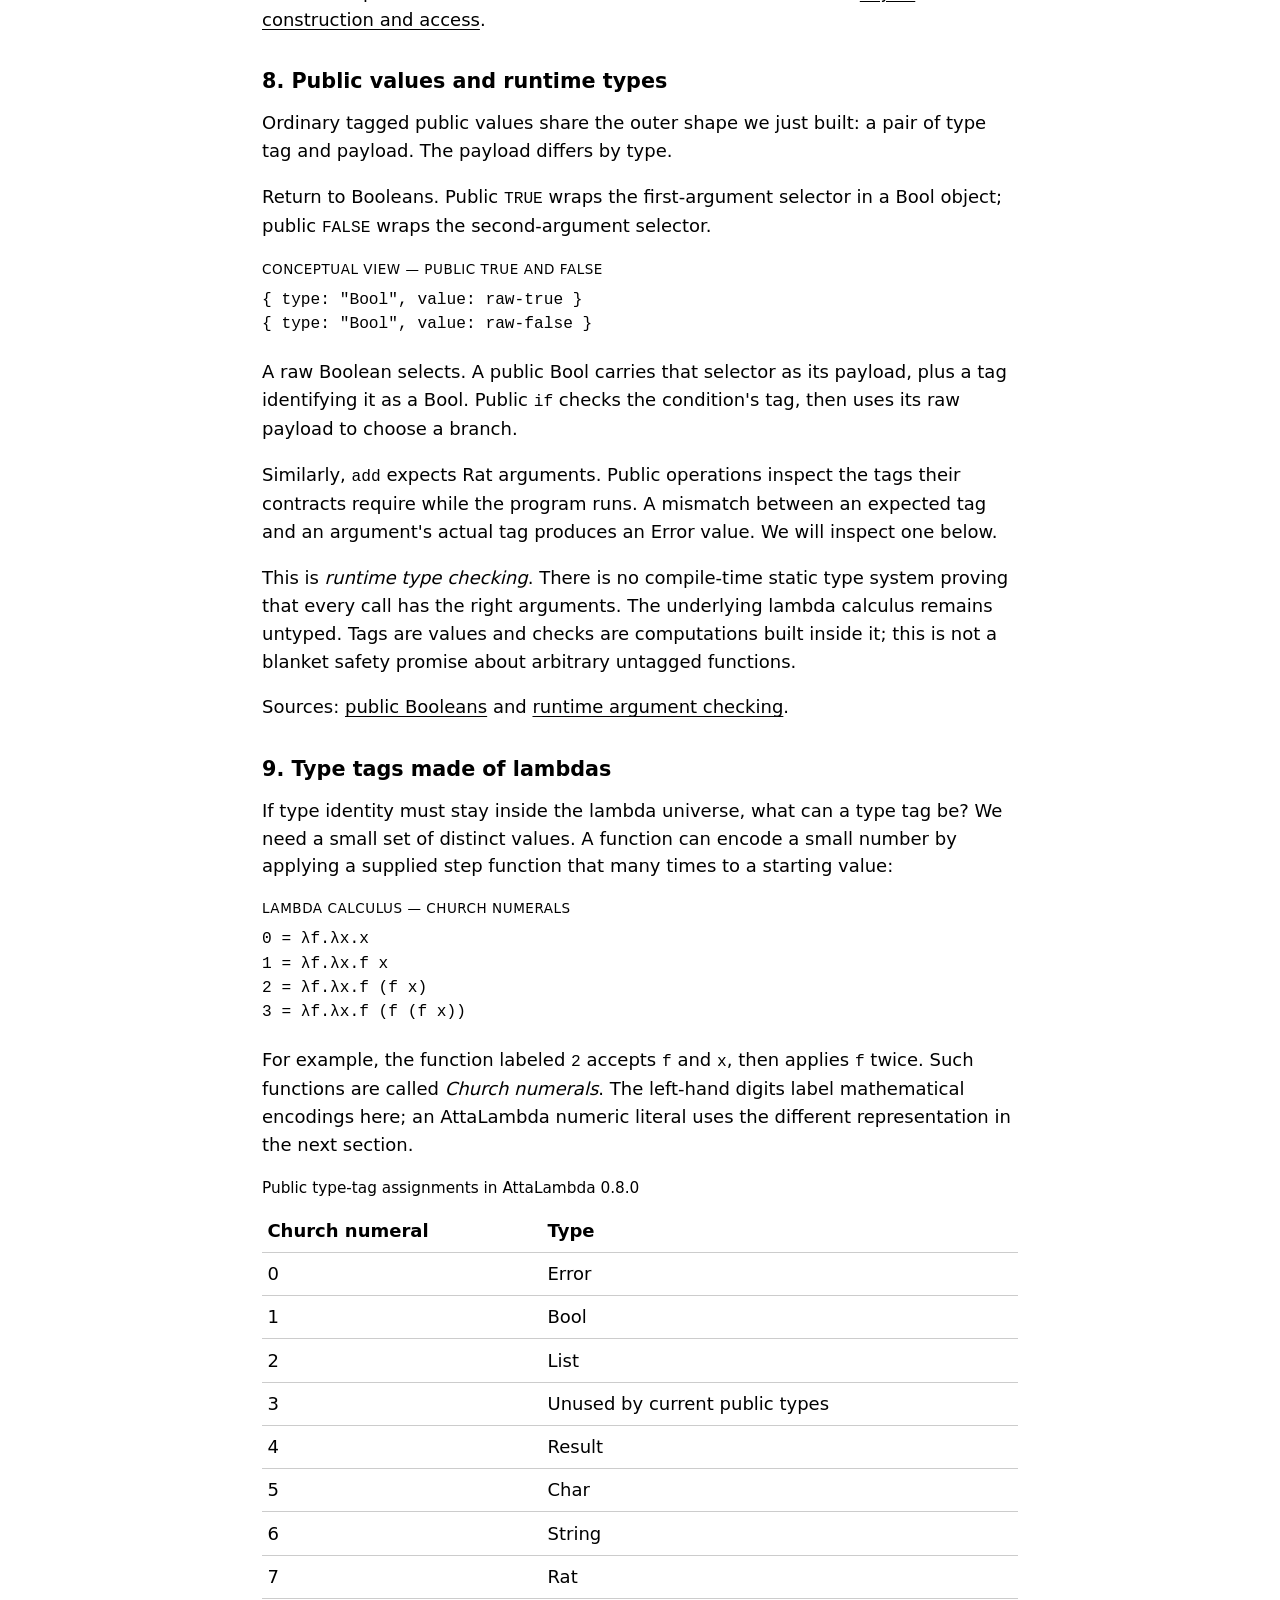
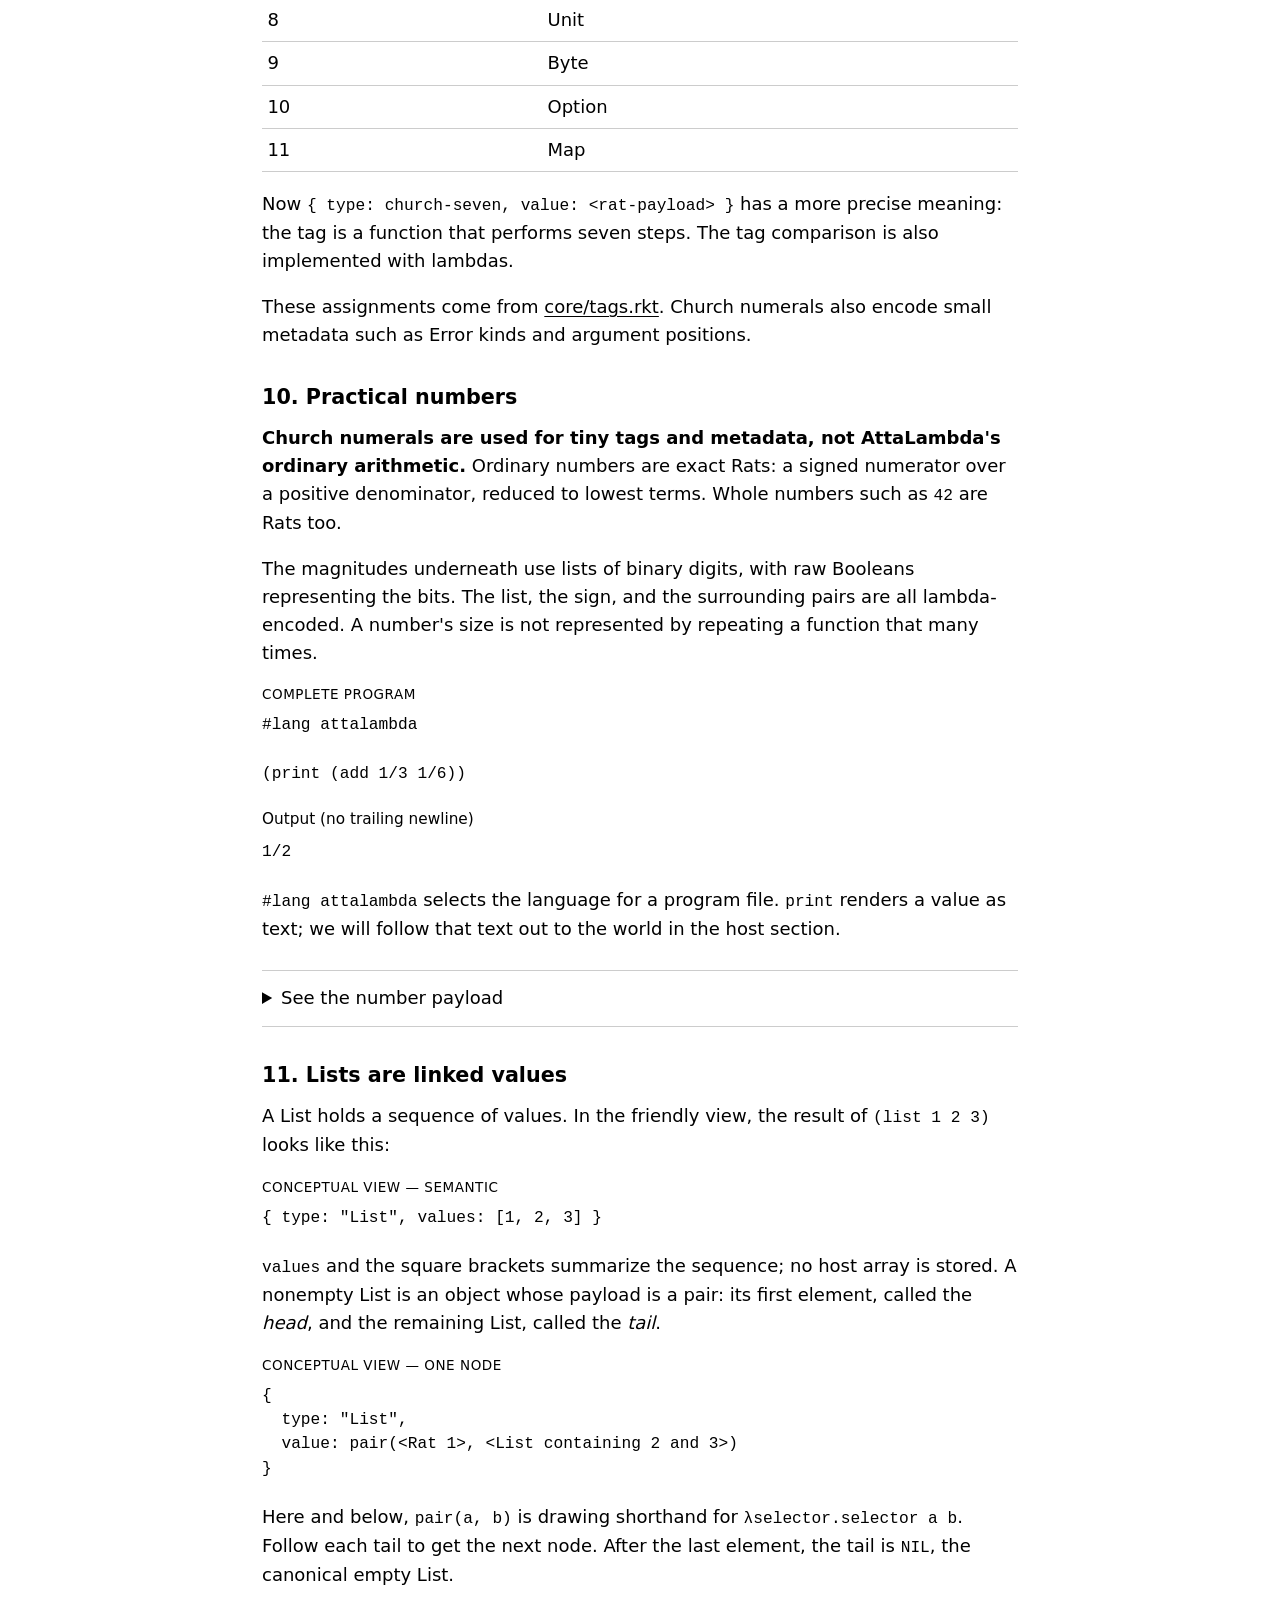
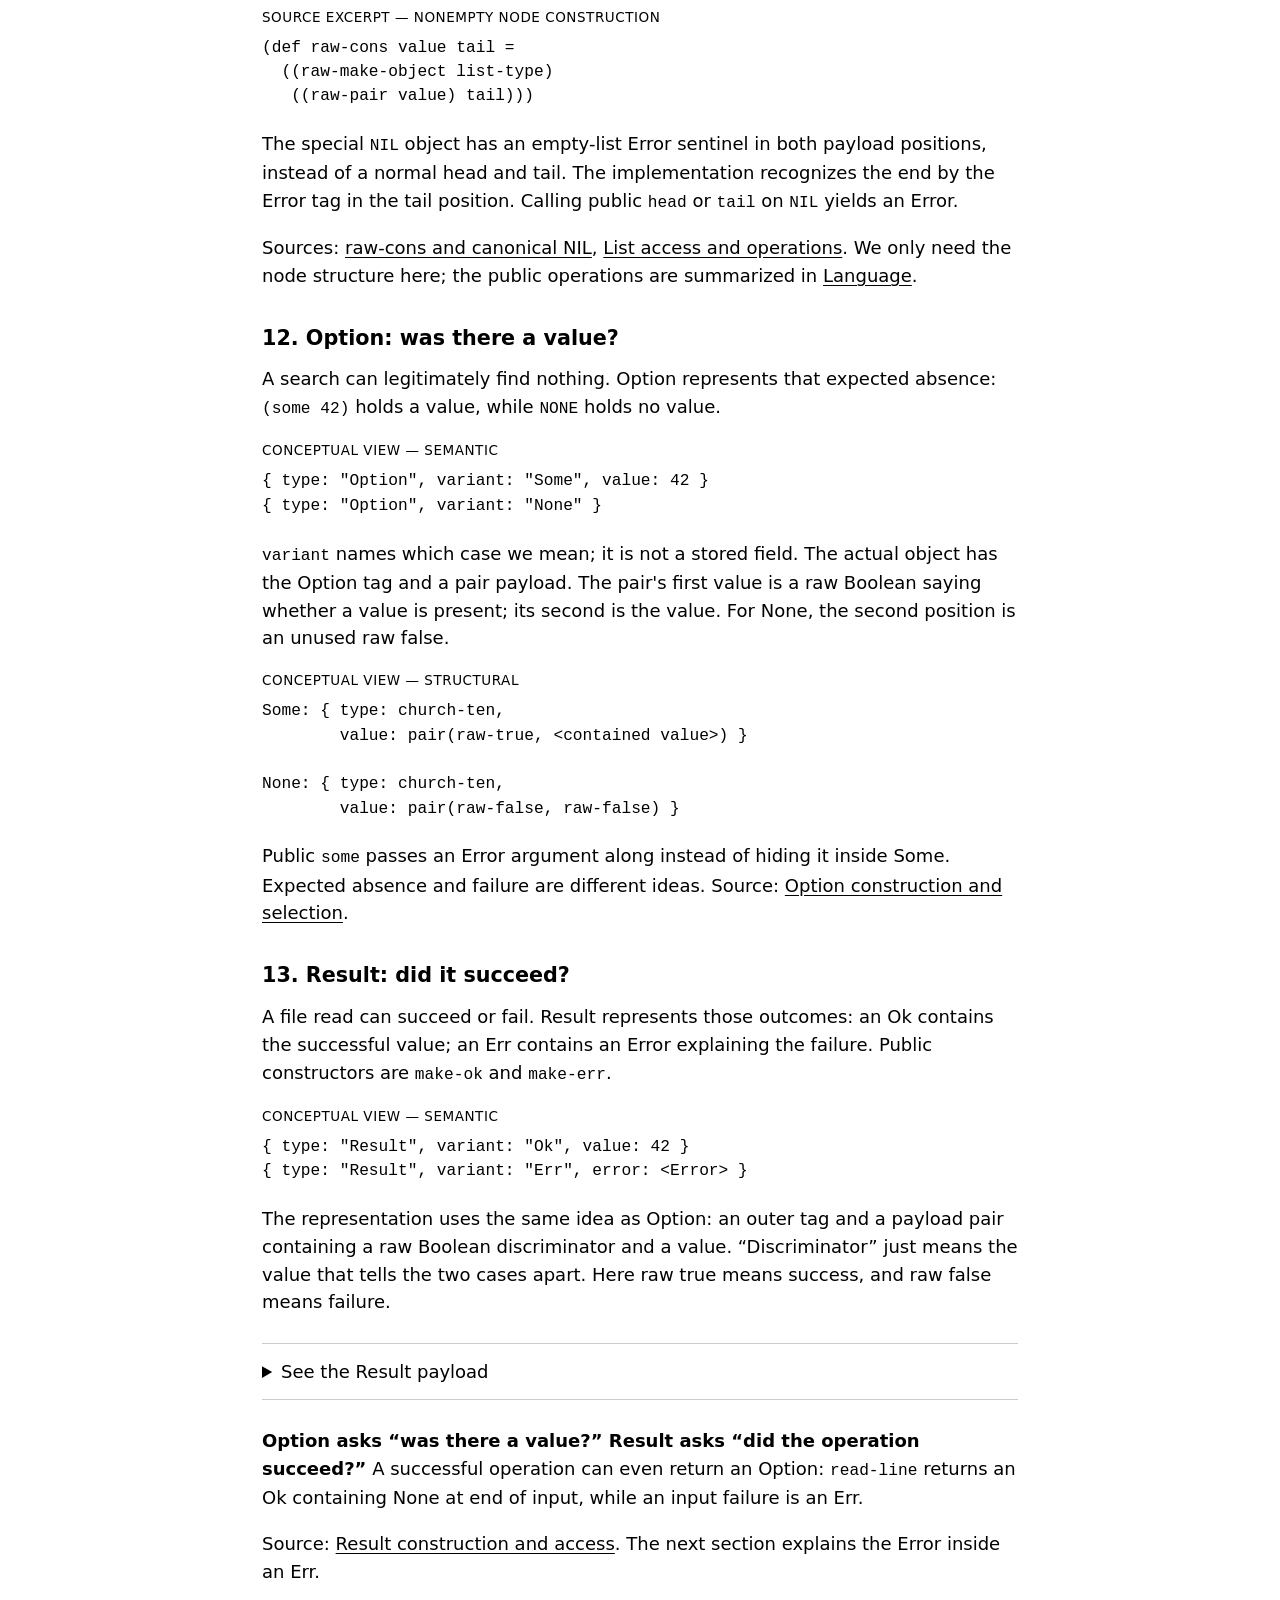
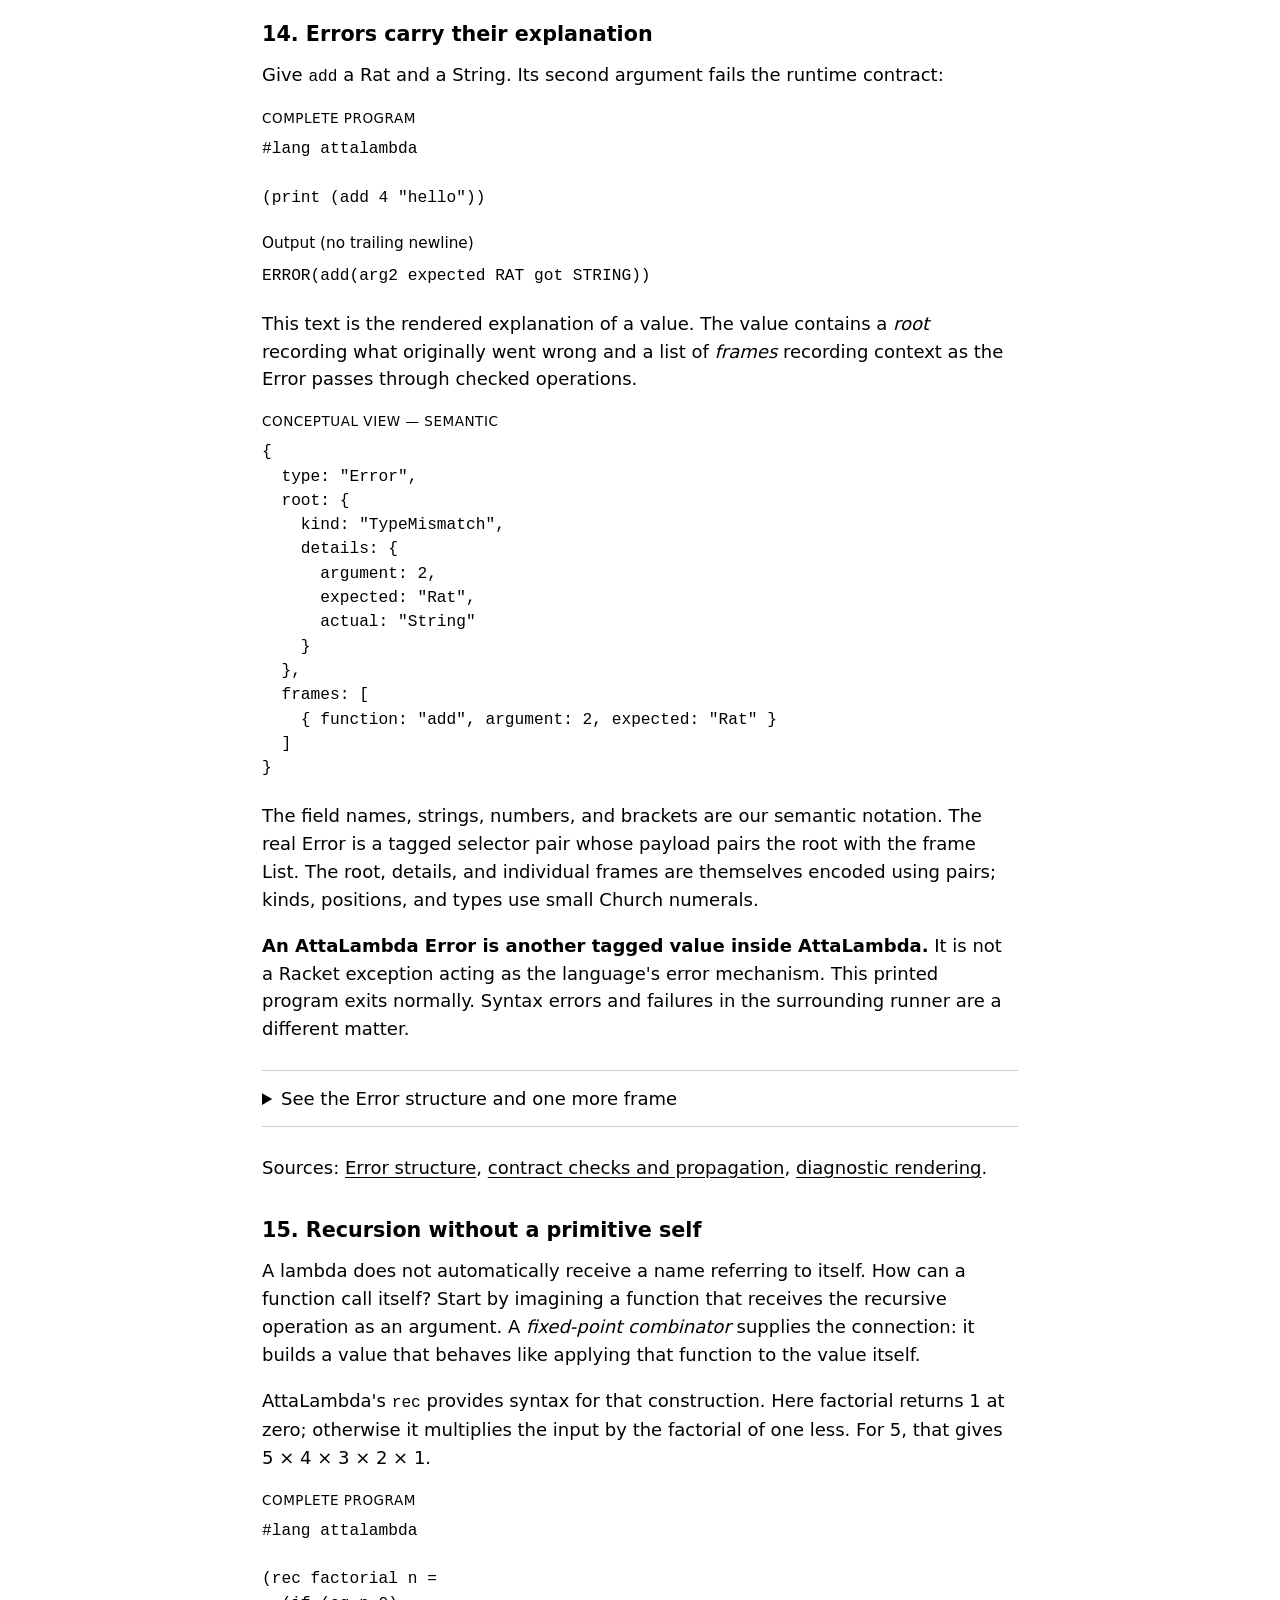
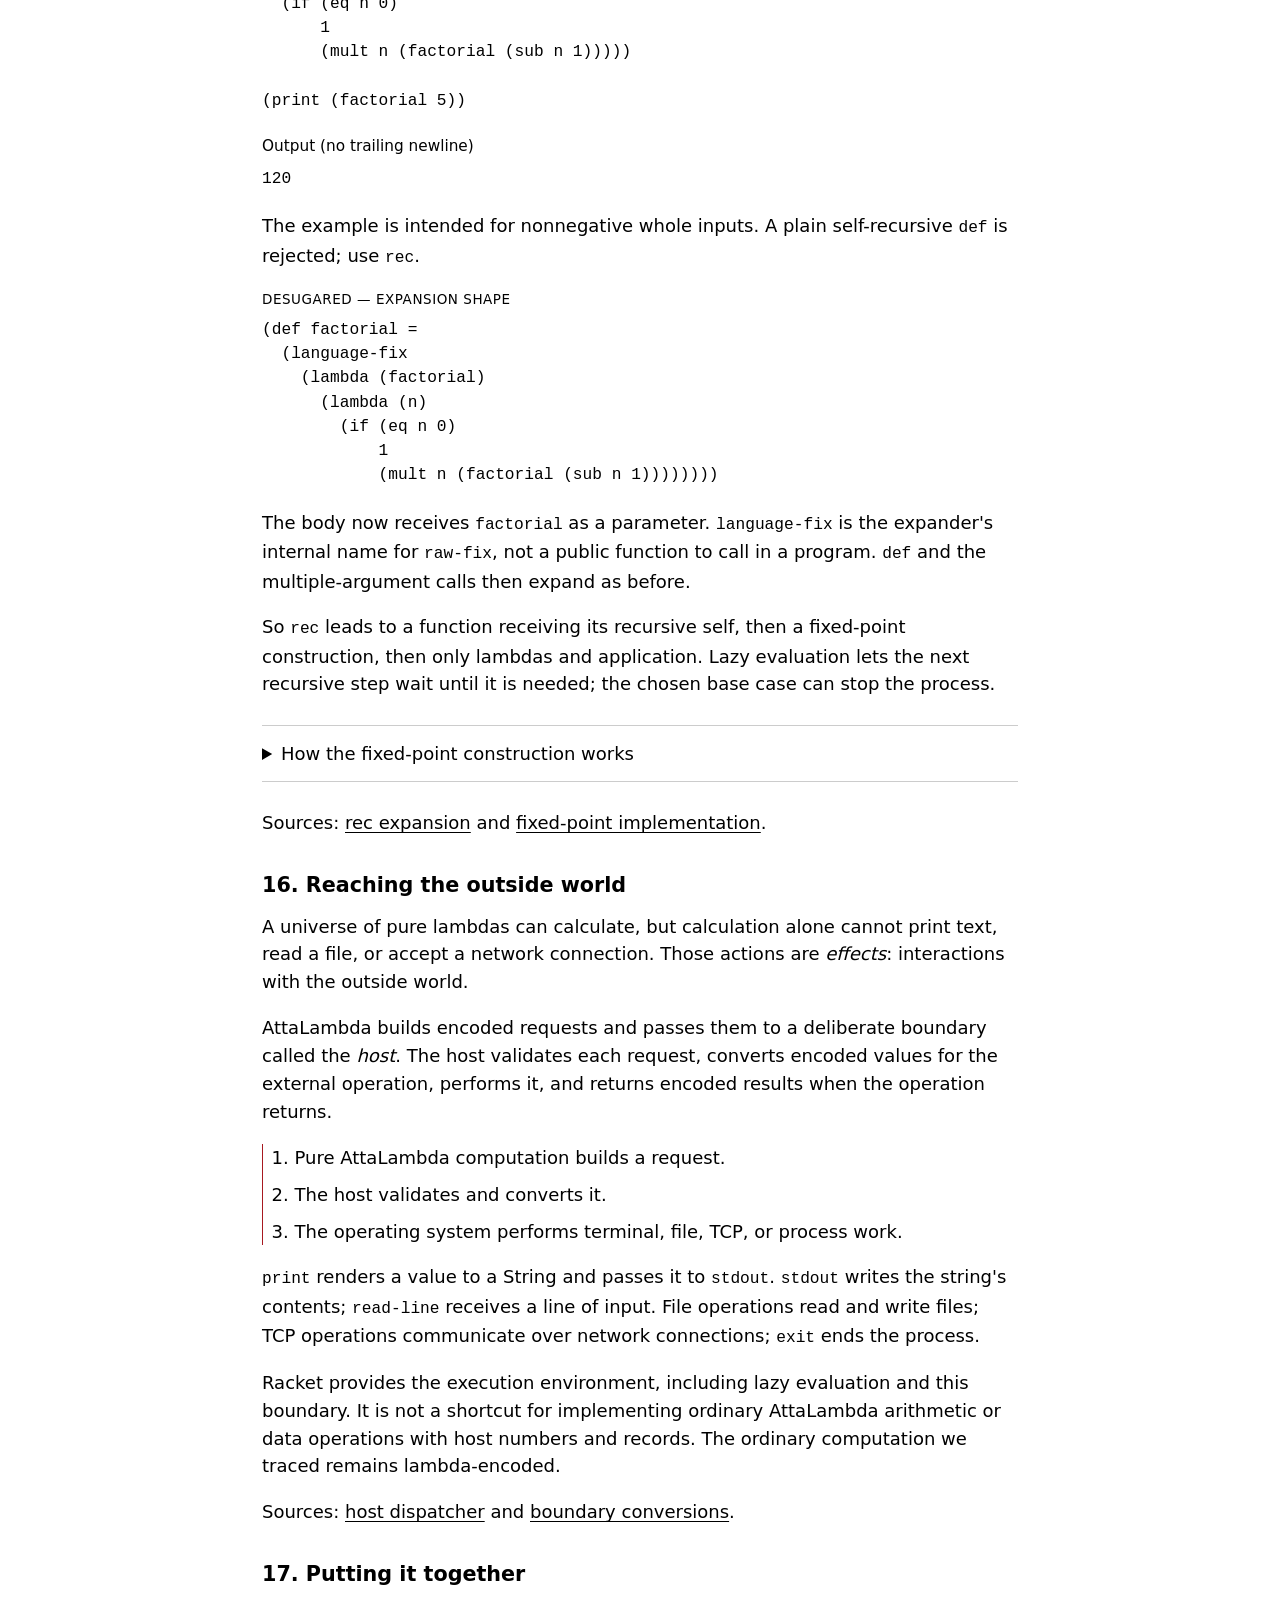
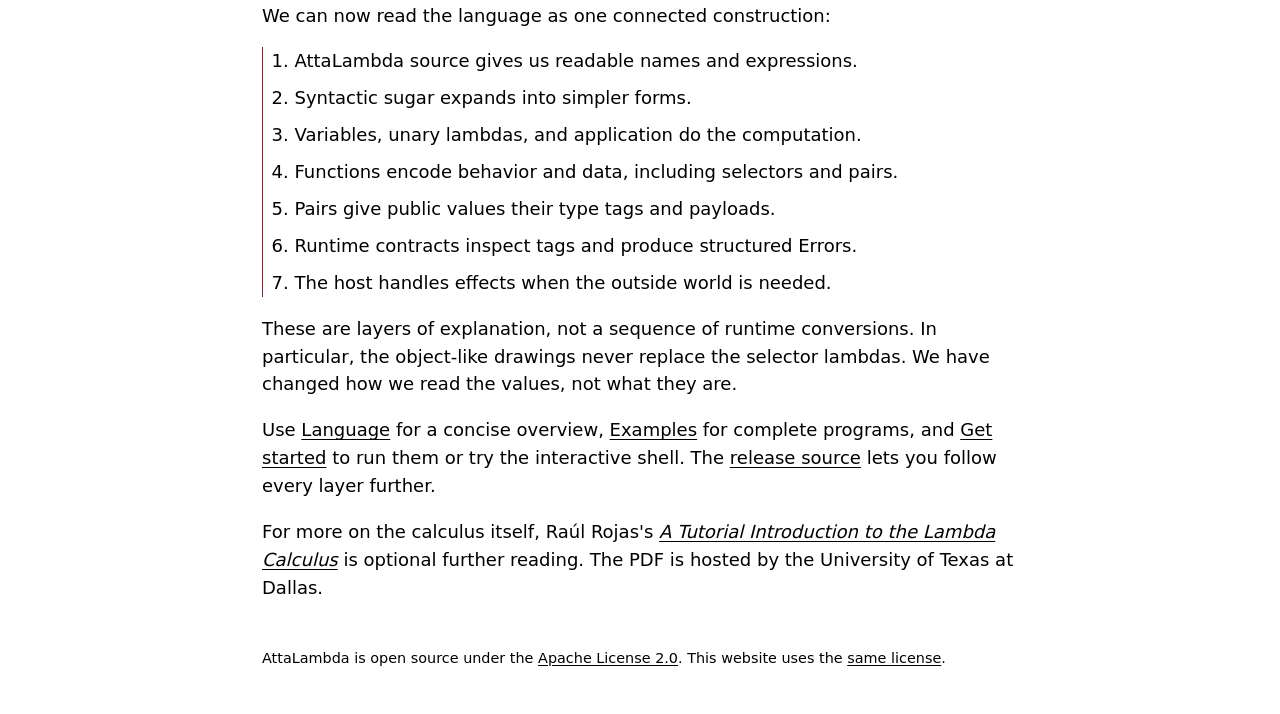
<file: learn.html>
<!doctype html>
<html lang="en">
<head>
  <meta charset="utf-8">
  <meta name="viewport" content="width=device-width, initial-scale=1">
  <meta name="description" content="Learn lambda calculus by watching AttaLambda disappear into it: functions, encoded data, runtime types, recursion, and the host boundary.">
  <title>Learn — AttaLambda from the ground up</title>
  <link rel="stylesheet" href="style.css">
</head>
<body>
  <header>
    <a class="wordmark" href="index.html">AttaLambda</a>
    <nav aria-label="Main navigation">
      <a href="index.html">Home</a> <span aria-hidden="true">·</span>
      <a href="learn.html" aria-current="page">Learn</a> <span aria-hidden="true">·</span>
      <a href="language.html">Language</a> <span aria-hidden="true">·</span>
      <a href="examples.html">Examples</a> <span aria-hidden="true">·</span>
      <a href="get-started.html">Get started</a> <span aria-hidden="true">·</span>
      <a href="https://github.com/kserrec/attalambda">GitHub</a>
    </nav>
  </header>
  <main>
    <h1>Learn AttaLambda from the ground up</h1>
    <p>Learn lambda calculus by watching AttaLambda disappear into it.</p>
    <p>Start with a name, a function, and a function call. We will build up to
      data, runtime types, errors, recursion, and input and output. You do not
      need to know lambda calculus or Lisp to follow along.</p>
    <p>The mathematical examples explain ideas. Blocks labeled “source excerpt”
      show implementation code; blocks labeled “conceptual view” are drawings
      in text. Complete runnable programs begin with <code>#lang attalambda</code>.
      The examples and source links here describe
      <a href="https://github.com/kserrec/attalambda/releases/tag/v0.8.0">AttaLambda 0.8.0</a>.</p>

    <nav aria-label="On this page">
      <ol>
        <li><a href="#foundation">Three small building blocks</a></li>
        <li><a href="#reduction">Applying a function</a></li>
        <li><a href="#currying">One argument at a time</a></li>
        <li><a href="#sugar">What def gives us</a></li>
        <li><a href="#booleans">A Boolean can choose</a></li>
        <li><a href="#pairs">A pair waits for a selector</a></li>
        <li><a href="#objects">From pairs to objects</a></li>
        <li><a href="#runtime-types">Public values and runtime types</a></li>
        <li><a href="#tags">Type tags made of lambdas</a></li>
        <li><a href="#numbers">Practical numbers</a></li>
        <li><a href="#lists">Lists are linked values</a></li>
        <li><a href="#options">Option: was there a value?</a></li>
        <li><a href="#results">Result: did it succeed?</a></li>
        <li><a href="#errors">Errors carry their explanation</a></li>
        <li><a href="#recursion">Recursion without a primitive self</a></li>
        <li><a href="#host">Reaching the outside world</a></li>
        <li><a href="#whole-picture">Putting it together</a></li>
      </ol>
    </nav>

    <section aria-labelledby="foundation">
      <h2 id="foundation">1. Three small building blocks</h2>
      <p><code>x</code> refers to a value. We call such a name a <em>variable</em>.</p>
      <p><code>λx.x</code> describes a function that accepts one argument,
        names it <code>x</code>, and returns it. The Greek letter <code>λ</code>,
        pronounced “lambda,” starts the function; the dot separates its parameter
        from its body. Making a function this way is <em>lambda abstraction</em>.
        “Unary” just means it takes one argument.</p>
      <p><code>f x</code> applies the function <code>f</code> to the argument
        <code>x</code>. This is <em>application</em>: a function call.</p>
      <table>
        <caption>The same three forms in two notations</caption>
        <thead><tr><th scope="col">Idea</th><th scope="col">Calculus</th><th scope="col">AttaLambda</th></tr></thead>
        <tbody>
          <tr><th scope="row">Variable</th><td><code>x</code></td><td><code>x</code></td></tr>
          <tr><th scope="row">Unary function</th><td><code>λx.x</code></td><td><code>(lambda (x) x)</code></td></tr>
          <tr><th scope="row">Application</th><td><code>f x</code></td><td><code>(f x)</code></td></tr>
        </tbody>
      </table>
      <p>In AttaLambda, the function comes first inside the parentheses, followed
        by its argument. These are expression fragments, not complete programs.</p>
      <p>Ordinary AttaLambda computation ultimately reduces to variables,
        one-argument lambdas, and application. The rest of this page shows how
        those three forms can do so much.</p>
    </section>

    <section aria-labelledby="reduction">
      <h2 id="reduction">2. Applying a function</h2>
      <p>Apply the function by replacing its parameter with the supplied argument:</p>
      <p class="layer-label">Lambda calculus</p>
      <pre tabindex="0" aria-label="Identity function reduction"><code>(λx.x) hello
→ hello</code></pre>
      <p>The body was just <code>x</code>, so replacing it with <code>hello</code>
        leaves <code>hello</code>. This simplification is called <em>beta reduction</em>.
        Here <code>hello</code> stands for some value; it is not a string literal.</p>
      <p>Substitution replaces the occurrences belonging to this parameter.
        A name inside another function may belong to that other function instead.
        When necessary, bound parameters can be renamed to keep those meanings
        separate. We will use distinct names in the examples.</p>
    </section>

    <section aria-labelledby="currying">
      <h2 id="currying">3. One argument at a time</h2>
      <p>A one-argument function can return another one-argument function:</p>
      <p class="layer-label">Lambda calculus</p>
      <pre tabindex="0" aria-label="A function returning a function"><code>λx.λy.x</code></pre>
      <p>Give it <code>apple</code>. The result is a function still waiting for
        <code>y</code>. Give that function <code>orange</code>, and it returns
        the <code>apple</code> it already has:</p>
      <pre tabindex="0" aria-label="Applying two arguments separately"><code>(λx.λy.x) apple
→ λy.apple

(λy.apple) orange
→ apple</code></pre>
      <p>Representing several arguments as a chain of one-argument functions is
        called <em>currying</em>. Supplying only the first argument is a
        <em>partial application</em>: it produces the function for the next one.</p>
      <p>Application groups to the left: <code>f x y</code> means
        <code>(f x) y</code>. AttaLambda's <code>(f x y)</code> likewise expands
        into <code>((f x) y)</code>. A lambda body extends to the right, so
        <code>λx.λy.x</code> means <code>λx.(λy.x)</code>.</p>
    </section>

    <section aria-labelledby="sugar">
      <h2 id="sugar">4. What def gives us</h2>
      <p>AttaLambda lets us name that function and write its parameters together:</p>
      <p class="layer-label">You write — declaration fragment</p>
      <pre tabindex="0" aria-label="AttaLambda first declaration"><code>(def first x y = x)</code></pre>
      <p class="layer-label">Desugared — implementation syntax</p>
      <pre tabindex="0" aria-label="The def expansion"><code>(define first
  (lambda (x)
    (lambda (y)
      x)))</code></pre>
      <p class="layer-label">Lambda calculus — the value named first</p>
      <pre tabindex="0" aria-label="Calculus form of first"><code>λx.λy.x</code></pre>
      <p><code>def</code> gives a name to the lambda value and provides friendlier
        syntax. It does not add another form of computation. Syntax that expands
        into simpler existing forms is called <em>syntactic sugar</em>.
        <code>define</code> above is the implementation's binding syntax,
        not an additional command to write in an <code>.attl</code> file.</p>
      <p>The release's <a href="https://github.com/kserrec/attalambda/blob/f309199baa170ba5b12ff6b18b60dc49c114a8a1/macros/macros.rkt">def macro</a>
        constructs precisely these nested unary lambdas. Its
        <a href="https://github.com/kserrec/attalambda/blob/f309199baa170ba5b12ff6b18b60dc49c114a8a1/lang/expander.rkt">language expander</a>
        also expands multiple-argument calls one argument at a time.</p>
    </section>

    <section aria-labelledby="booleans">
      <h2 id="booleans">5. A Boolean can choose</h2>
      <p>We have a function that chooses its first argument. A second function
        can choose its second argument. Those two behaviors give us a way to
        represent true and false:</p>
      <p class="layer-label">Lambda calculus — raw Boolean selectors</p>
      <pre tabindex="0" aria-label="Raw Boolean encodings"><code>raw-true  = λthen.λelse.then
raw-false = λthen.λelse.else

raw-true apple orange  → apple
raw-false apple orange → orange</code></pre>
      <p>A Boolean can be a function that selects one of two arguments. Data can
        be behavior. These equations show the meaning of the release's
        <a href="https://github.com/kserrec/attalambda/blob/f309199baa170ba5b12ff6b18b60dc49c114a8a1/core/logic.rkt">raw Boolean functions</a>.</p>
      <p><strong>These are the internal, raw selectors.</strong> The public
        AttaLambda values <code>TRUE</code> and <code>FALSE</code> add a type tag
        around them. We will build that surrounding structure next.</p>
      <p>AttaLambda evaluates lazily: an argument is evaluated when its value
        is needed. Selecting one branch therefore need not evaluate the other.
        This will also matter when we reach recursion.</p>
    </section>

    <section aria-labelledby="pairs">
      <h2 id="pairs">6. A pair waits for a selector</h2>
      <p>To keep two values together, make a function that remembers both and
        lets its caller choose what to do with them. Here is AttaLambda's actual
        pair constructor:</p>
      <p class="layer-label">Source excerpt — core/pair.rkt</p>
      <pre tabindex="0" aria-label="Actual pair constructor"><code>(def raw-pair left right selector =
  ((selector left) right))</code></pre>
      <p class="layer-label">Lambda calculus</p>
      <pre tabindex="0" aria-label="Curried pair constructor"><code>λleft.λright.λselector.
  selector left right</code></pre>
      <p>Supply values <code>A</code> and <code>B</code>. The function still
        waiting for a selector is the pair itself:</p>
      <pre tabindex="0" aria-label="Constructing and using a pair"><code>raw-pair A B
→ λselector.selector A B

(λselector.selector A B) (λleft.λright.left)
→ (λleft.λright.left) A B
→ A

(λselector.selector A B) (λleft.λright.right)
→ (λleft.λright.right) A B
→ B</code></pre>
      <p>The first selector retrieves the left value; the second retrieves the
        right value. The release's <code>raw-first</code> and
        <code>raw-second</code> do exactly this. A pair needs no primitive
        container: it is a function waiting for a selector.</p>
      <p>Source: <a href="https://github.com/kserrec/attalambda/blob/f309199baa170ba5b12ff6b18b60dc49c114a8a1/core/pair.rkt">pair constructor and selectors</a>.
        Names beginning with <code>raw-</code> here describe internal functions,
        not additional public commands.</p>
    </section>

    <section aria-labelledby="objects">
      <h2 id="objects">7. From pairs to objects</h2>
      <p>Use the left side of a pair to identify what kind of value it is, and
        the right side for its contents. The identifier is the <em>type tag</em>;
        the contents are the <em>payload</em>. AttaLambda calls this an object.</p>
      <p class="layer-label">Source excerpt — core/objects.rkt</p>
      <pre tabindex="0" aria-label="Actual object constructor"><code>(def raw-make-object type-tag value =
  ((raw-pair type-tag) value))</code></pre>
      <p>Replace <code>raw-pair</code> with its lambda and supply the tag and payload:</p>
      <p class="layer-label">Lambda calculus — expanding the constructor</p>
      <pre tabindex="0" aria-label="Reducing an object to its selector lambda"><code>((λleft.λright.λselector.
    selector left right)
 type-tag)
 payload

→ λselector.selector type-tag payload</code></pre>
      <p><strong>That selector function is the object value.</strong> Giving it
        the first selector retrieves the tag; giving it the second retrieves
        the payload. There is no hidden record underneath this lambda.</p>

      <h3>A shorter way to draw the same thing</h3>
      <p>Now that we have seen the actual representation, we can give its two
        positions human-readable labels:</p>
      <p class="layer-label">Conceptual view — structural notation</p>
      <pre tabindex="0" aria-label="Conceptual tag and payload view"><code>{
  type: type-tag,
  value: payload
}</code></pre>
      <p><strong>This is not another representation inside AttaLambda.</strong>
        Nothing has been converted into JSON, a JavaScript object, or a Racket
        struct. We are drawing the same lambda-encoded structure in a form that
        is easier to read. The field names are this guide's labels.</p>

      <h3>Structure and meaning</h3>
      <p>For a concrete example, <code>Rat</code> is the public numeric type:
        an exact rational number. Its tag is named <code>church-seven</code>.
        We will explain that name and the number payload shortly. For now,
        treat them as values filling the pair's two positions.</p>
      <p class="layer-label">Actual lambda shape — payload abbreviated</p>
      <pre tabindex="0" aria-label="Rat selector lambda shape"><code>λselector.selector church-seven &lt;rat-payload&gt;</code></pre>
      <p class="layer-label">Conceptual view — structural</p>
      <pre tabindex="0" aria-label="Structural view of a Rat"><code>{ type: church-seven, value: &lt;rat-payload&gt; }</code></pre>
      <p class="layer-label">Conceptual view — semantic, showing its meaning</p>
      <pre tabindex="0" aria-label="Semantic view of forty-two"><code>{ type: "Rat", value: 42 }</code></pre>
      <p>The progression from actual lambda → structural view → semantic view
        changes <strong>our viewpoint</strong>, not the runtime value. The text
        <code>"Rat"</code> and the familiar number <code>42</code> summarize
        encoded values. Angle-bracketed names such as <code>&lt;rat-payload&gt;</code>
        mark omitted structure; they are not executable syntax.</p>
      <p>We will keep this convention for all the values that follow.
        Source: <a href="https://github.com/kserrec/attalambda/blob/f309199baa170ba5b12ff6b18b60dc49c114a8a1/core/objects.rkt">object construction and access</a>.</p>
    </section>

    <section aria-labelledby="runtime-types">
      <h2 id="runtime-types">8. Public values and runtime types</h2>
      <p>Ordinary tagged public values share the outer shape we just built:
        a pair of type tag and payload. The payload differs by type.</p>
      <p>Return to Booleans. Public <code>TRUE</code> wraps the first-argument
        selector in a Bool object; public <code>FALSE</code> wraps the
        second-argument selector.</p>
      <p class="layer-label">Conceptual view — public TRUE and FALSE</p>
      <pre tabindex="0" aria-label="Tagged public Booleans"><code>{ type: "Bool", value: raw-true }
{ type: "Bool", value: raw-false }</code></pre>
      <p>A raw Boolean selects. A public Bool carries that selector as its
        payload, plus a tag identifying it as a Bool. Public <code>if</code>
        checks the condition's tag, then uses its raw payload to choose a branch.</p>
      <p>Similarly, <code>add</code> expects Rat arguments. Public operations
        inspect the tags their contracts require while the program runs. A
        mismatch between an expected tag and an argument's actual tag produces
        an Error value. We will inspect one below.</p>
      <p>This is <em>runtime type checking</em>. There is no compile-time static
        type system proving that every call has the right arguments. The
        underlying lambda calculus remains untyped. Tags are values and checks
        are computations built inside it; this is not a blanket safety promise
        about arbitrary untagged functions.</p>
      <p>Sources: <a href="https://github.com/kserrec/attalambda/blob/f309199baa170ba5b12ff6b18b60dc49c114a8a1/core/typed-logic.rkt">public Booleans</a>
        and <a href="https://github.com/kserrec/attalambda/blob/f309199baa170ba5b12ff6b18b60dc49c114a8a1/core/typecheck.rkt">runtime argument checking</a>.</p>
    </section>

    <section aria-labelledby="tags">
      <h2 id="tags">9. Type tags made of lambdas</h2>
      <p>If type identity must stay inside the lambda universe, what can a
        type tag be? We need a small set of distinct values. A function can
        encode a small number by applying a supplied step function that many
        times to a starting value:</p>
      <p class="layer-label">Lambda calculus — Church numerals</p>
      <pre tabindex="0" aria-label="The first four Church numerals"><code>0 = λf.λx.x
1 = λf.λx.f x
2 = λf.λx.f (f x)
3 = λf.λx.f (f (f x))</code></pre>
      <p>For example, the function labeled <code>2</code> accepts <code>f</code>
        and <code>x</code>, then applies <code>f</code> twice. Such functions are
        called <em>Church numerals</em>. The left-hand digits label mathematical
        encodings here; an AttaLambda numeric literal uses the different
        representation in the next section.</p>
      <table>
        <caption>Public type-tag assignments in AttaLambda 0.8.0</caption>
        <thead><tr><th scope="col">Church numeral</th><th scope="col">Type</th></tr></thead>
        <tbody>
          <tr><td>0</td><td>Error</td></tr>
          <tr><td>1</td><td>Bool</td></tr>
          <tr><td>2</td><td>List</td></tr>
          <tr><td>3</td><td>Unused by current public types</td></tr>
          <tr><td>4</td><td>Result</td></tr>
          <tr><td>5</td><td>Char</td></tr>
          <tr><td>6</td><td>String</td></tr>
          <tr><td>7</td><td>Rat</td></tr>
          <tr><td>8</td><td>Unit</td></tr>
          <tr><td>9</td><td>Byte</td></tr>
          <tr><td>10</td><td>Option</td></tr>
          <tr><td>11</td><td>Map</td></tr>
        </tbody>
      </table>
      <p>Now <code>{ type: church-seven, value: &lt;rat-payload&gt; }</code>
        has a more precise meaning: the tag is a function that performs seven
        steps. The tag comparison is also implemented with lambdas.</p>
      <p>These assignments come from
        <a href="https://github.com/kserrec/attalambda/blob/f309199baa170ba5b12ff6b18b60dc49c114a8a1/core/tags.rkt">core/tags.rkt</a>.
        Church numerals also encode small metadata such as Error kinds and
        argument positions.</p>
    </section>

    <section aria-labelledby="numbers">
      <h2 id="numbers">10. Practical numbers</h2>
      <p><strong>Church numerals are used for tiny tags and metadata, not
        AttaLambda's ordinary arithmetic.</strong> Ordinary numbers are exact
        Rats: a signed numerator over a positive denominator, reduced to lowest
        terms. Whole numbers such as <code>42</code> are Rats too.</p>
      <p>The magnitudes underneath use lists of binary digits, with raw
        Booleans representing the bits. The list, the sign, and the surrounding
        pairs are all lambda-encoded. A number's size is not represented by
        repeating a function that many times.</p>
      <p class="layer-label">Complete program</p>
      <pre tabindex="0" aria-label="Exact addition program"><code>#lang attalambda

(print (add 1/3 1/6))</code></pre>
      <p class="output-label">Output (no trailing newline)</p>
      <pre tabindex="0" aria-label="Exact addition output"><code>1/2</code></pre>
      <p><code>#lang attalambda</code> selects the language for a program file.
        <code>print</code> renders a value as text; we will follow that text out
        to the world in the host section.</p>
      <details>
        <summary>See the number payload</summary>
        <p>A Rat object contains a raw pair of numerator and denominator. The
          numerator is another raw pair: a Boolean sign (true means nonnegative)
          and magnitude bits. The denominator is positive magnitude bits. In
          the structural notation below, <code>pair(a, b)</code> abbreviates
          the same selector function we derived earlier.</p>
        <p class="layer-label">Conceptual view — payload structure</p>
        <pre tabindex="0" aria-label="Rational number payload"><code>{
  type: church-seven,
  value: pair(
    pair(&lt;sign&gt;, &lt;numerator-bits&gt;),
    &lt;denominator-bits&gt;
  )
}</code></pre>
        <p>For 42, the sign is raw true, the numerator bits represent binary
          <code>101010</code>, and the denominator bits represent <code>1</code>.
          Zero is normalized to positive 0/1.</p>
        <p>Sources: <a href="https://github.com/kserrec/attalambda/blob/f309199baa170ba5b12ff6b18b60dc49c114a8a1/core/rat.rkt">rational payloads</a>,
          <a href="https://github.com/kserrec/attalambda/blob/f309199baa170ba5b12ff6b18b60dc49c114a8a1/core/int.rkt">signed numerators</a>,
          <a href="https://github.com/kserrec/attalambda/blob/f309199baa170ba5b12ff6b18b60dc49c114a8a1/core/binary-nat.rkt">binary magnitudes</a>.</p>
      </details>
    </section>

    <section aria-labelledby="lists">
      <h2 id="lists">11. Lists are linked values</h2>
      <p>A List holds a sequence of values. In the friendly view, the result of
        <code>(list 1 2 3)</code> looks like this:</p>
      <p class="layer-label">Conceptual view — semantic</p>
      <pre tabindex="0" aria-label="Semantic list view"><code>{ type: "List", values: [1, 2, 3] }</code></pre>
      <p><code>values</code> and the square brackets summarize the sequence;
        no host array is stored. A nonempty List is an object whose payload is
        a pair: its first element, called the <em>head</em>, and the remaining
        List, called the <em>tail</em>.</p>
      <p class="layer-label">Conceptual view — one node</p>
      <pre tabindex="0" aria-label="A list node's pair-backed structure"><code>{
  type: "List",
  value: pair(&lt;Rat 1&gt;, &lt;List containing 2 and 3&gt;)
}</code></pre>
      <p>Here and below, <code>pair(a, b)</code> is drawing shorthand for
        <code>λselector.selector a b</code>. Follow each tail to get the next
        node. After the last element, the tail is <code>NIL</code>, the
        canonical empty List.</p>
      <p class="layer-label">Source excerpt — nonempty node construction</p>
      <pre tabindex="0" aria-label="Actual list constructor"><code>(def raw-cons value tail =
  ((raw-make-object list-type)
   ((raw-pair value) tail)))</code></pre>
      <p>The special <code>NIL</code> object has an empty-list Error sentinel
        in both payload positions, instead of a normal head and tail. The
        implementation recognizes the end by the Error tag in the tail
        position. Calling public <code>head</code> or <code>tail</code> on
        <code>NIL</code> yields an Error.</p>
      <p>Sources: <a href="https://github.com/kserrec/attalambda/blob/f309199baa170ba5b12ff6b18b60dc49c114a8a1/core/errors.rkt">raw-cons and canonical NIL</a>,
        <a href="https://github.com/kserrec/attalambda/blob/f309199baa170ba5b12ff6b18b60dc49c114a8a1/core/lists.rkt">List access and operations</a>.
        We only need the node structure here; the public operations are
        summarized in <a href="language.html#data">Language</a>.</p>
    </section>

    <section aria-labelledby="options">
      <h2 id="options">12. Option: was there a value?</h2>
      <p>A search can legitimately find nothing. Option represents that
        expected absence: <code>(some 42)</code> holds a value, while
        <code>NONE</code> holds no value.</p>
      <p class="layer-label">Conceptual view — semantic</p>
      <pre tabindex="0" aria-label="Some and None views"><code>{ type: "Option", variant: "Some", value: 42 }
{ type: "Option", variant: "None" }</code></pre>
      <p><code>variant</code> names which case we mean; it is not a stored field.
        The actual object has the Option tag and a pair payload. The pair's
        first value is a raw Boolean saying whether a value is present; its
        second is the value. For None, the second position is an unused raw false.</p>
      <p class="layer-label">Conceptual view — structural</p>
      <pre tabindex="0" aria-label="Actual Option payload shapes"><code>Some: { type: church-ten,
        value: pair(raw-true, &lt;contained value&gt;) }

None: { type: church-ten,
        value: pair(raw-false, raw-false) }</code></pre>
      <p>Public <code>some</code> passes an Error argument along instead of
        hiding it inside Some. Expected absence and failure are different ideas.
        Source: <a href="https://github.com/kserrec/attalambda/blob/f309199baa170ba5b12ff6b18b60dc49c114a8a1/core/option.rkt">Option construction and selection</a>.</p>
    </section>

    <section aria-labelledby="results">
      <h2 id="results">13. Result: did it succeed?</h2>
      <p>A file read can succeed or fail. Result represents those outcomes:
        an Ok contains the successful value; an Err contains an Error explaining
        the failure. Public constructors are <code>make-ok</code> and
        <code>make-err</code>.</p>
      <p class="layer-label">Conceptual view — semantic</p>
      <pre tabindex="0" aria-label="Ok and Err views"><code>{ type: "Result", variant: "Ok", value: 42 }
{ type: "Result", variant: "Err", error: &lt;Error&gt; }</code></pre>
      <p>The representation uses the same idea as Option: an outer tag and
        a payload pair containing a raw Boolean discriminator and a value.
        “Discriminator” just means the value that tells the two cases apart.
        Here raw true means success, and raw false means failure.</p>
      <details>
        <summary>See the Result payload</summary>
        <p class="layer-label">Conceptual view — structural</p>
        <pre tabindex="0" aria-label="Result pair payloads"><code>Ok:  { type: church-four,
       value: pair(raw-true, &lt;successful value&gt;) }

Err: { type: church-four,
       value: pair(raw-false, &lt;Error value&gt;) }</code></pre>
        <p><code>make-ok</code> propagates an Error argument. In contrast,
          <code>make-err</code> deliberately accepts an Error as data so a
          program can inspect the Result before choosing what to do.</p>
      </details>
      <p><strong>Option asks “was there a value?” Result asks “did the operation
        succeed?”</strong> A successful operation can even return an Option:
        <code>read-line</code> returns an Ok containing None at end of input,
        while an input failure is an Err.</p>
      <p>Source: <a href="https://github.com/kserrec/attalambda/blob/f309199baa170ba5b12ff6b18b60dc49c114a8a1/core/result.rkt">Result construction and access</a>.
        The next section explains the Error inside an Err.</p>
    </section>

    <section aria-labelledby="errors">
      <h2 id="errors">14. Errors carry their explanation</h2>
      <p>Give <code>add</code> a Rat and a String. Its second argument fails
        the runtime contract:</p>
      <p class="layer-label">Complete program</p>
      <pre tabindex="0" aria-label="Type mismatch program"><code>#lang attalambda

(print (add 4 "hello"))</code></pre>
      <p class="output-label">Output (no trailing newline)</p>
      <pre tabindex="0" aria-label="Type mismatch output"><code>ERROR(add(arg2 expected RAT got STRING))</code></pre>
      <p>This text is the rendered explanation of a value. The value contains
        a <em>root</em> recording what originally went wrong and a list of
        <em>frames</em> recording context as the Error passes through checked
        operations.</p>
      <p class="layer-label">Conceptual view — semantic</p>
      <pre tabindex="0" aria-label="Structured view of the mismatch Error"><code>{
  type: "Error",
  root: {
    kind: "TypeMismatch",
    details: {
      argument: 2,
      expected: "Rat",
      actual: "String"
    }
  },
  frames: [
    { function: "add", argument: 2, expected: "Rat" }
  ]
}</code></pre>
      <p>The field names, strings, numbers, and brackets are our semantic
        notation. The real Error is a tagged selector pair whose payload pairs
        the root with the frame List. The root, details, and individual frames
        are themselves encoded using pairs; kinds, positions, and types use
        small Church numerals.</p>
      <p><strong>An AttaLambda Error is another tagged value inside AttaLambda.</strong>
        It is not a Racket exception acting as the language's error mechanism.
        This printed program exits normally. Syntax errors and failures in
        the surrounding runner are a different matter.</p>
      <details>
        <summary>See the Error structure and one more frame</summary>
        <p class="layer-label">Conceptual view — structural payload</p>
        <pre tabindex="0" aria-label="Error pair structure"><code>Error  = pair(error-type, pair(root, frames))
root   = pair(type-mismatch-kind, details)
details = pair(argument-position-two,
               pair(rat-type, string-type))
frame  = pair(&lt;String "add"&gt;,
              pair(argument-position-two, rat-type))</code></pre>
        <p>Those names abbreviate lambda-encoded values, not host records.
          A checked operation receiving an Error preserves the root and adds
          its own frame. Try putting the failed addition inside multiplication:</p>
        <p class="layer-label">Complete program</p>
        <pre tabindex="0" aria-label="Nested mismatch program"><code>#lang attalambda

(print (mult 2 (add 4 "hello")))</code></pre>
        <p class="output-label">Output (no trailing newline)</p>
        <pre tabindex="0" aria-label="Nested mismatch output"><code>ERROR(add(arg2 expected RAT got STRING)
  -&gt; mult(arg2 expected RAT))</code></pre>
        <p>The root still describes the String supplied to <code>add</code>.
          The new frame says <code>mult</code> encountered that Error where it
          expected its second Rat. New frames are prepended internally; the
          rendered diagnostic shows them from the original failure outward.</p>
      </details>
      <p>Sources: <a href="https://github.com/kserrec/attalambda/blob/f309199baa170ba5b12ff6b18b60dc49c114a8a1/core/errors.rkt">Error structure</a>,
        <a href="https://github.com/kserrec/attalambda/blob/f309199baa170ba5b12ff6b18b60dc49c114a8a1/core/typecheck.rkt">contract checks and propagation</a>,
        <a href="https://github.com/kserrec/attalambda/blob/f309199baa170ba5b12ff6b18b60dc49c114a8a1/core/render-error.rkt">diagnostic rendering</a>.</p>
    </section>

    <section aria-labelledby="recursion">
      <h2 id="recursion">15. Recursion without a primitive self</h2>
      <p>A lambda does not automatically receive a name referring to itself.
        How can a function call itself? Start by imagining a function that
        receives the recursive operation as an argument. A <em>fixed-point
        combinator</em> supplies the connection: it builds a value that behaves
        like applying that function to the value itself.</p>
      <p>AttaLambda's <code>rec</code> provides syntax for that construction.
        Here factorial returns 1 at zero; otherwise it multiplies the input by
        the factorial of one less. For 5, that gives 5 × 4 × 3 × 2 × 1.</p>
      <p class="layer-label">Complete program</p>
      <pre tabindex="0" aria-label="Recursive factorial program"><code>#lang attalambda

(rec factorial n =
  (if (eq n 0)
      1
      (mult n (factorial (sub n 1)))))

(print (factorial 5))</code></pre>
      <p class="output-label">Output (no trailing newline)</p>
      <pre tabindex="0" aria-label="Factorial output"><code>120</code></pre>
      <p>The example is intended for nonnegative whole inputs. A plain
        self-recursive <code>def</code> is rejected; use <code>rec</code>.</p>
      <p class="layer-label">Desugared — expansion shape</p>
      <pre tabindex="0" aria-label="The rec expansion shape"><code>(def factorial =
  (language-fix
    (lambda (factorial)
      (lambda (n)
        (if (eq n 0)
            1
            (mult n (factorial (sub n 1))))))))</code></pre>
      <p>The body now receives <code>factorial</code> as a parameter.
        <code>language-fix</code> is the expander's internal name for
        <code>raw-fix</code>, not a public function to call in a program.
        <code>def</code> and the multiple-argument calls then expand as before.</p>
      <p>So <code>rec</code> leads to a function receiving its recursive self,
        then a fixed-point construction, then only lambdas and application.
        Lazy evaluation lets the next recursive step wait until it is needed;
        the chosen base case can stop the process.</p>
      <details>
        <summary>How the fixed-point construction works</summary>
        <p class="layer-label">Source excerpt — core/fix.rkt</p>
        <pre tabindex="0" aria-label="Actual fixed-point implementation"><code>(def raw-fix function =
  ((lambda (self)
     (function (self self)))
   (lambda (self)
     (function (self self)))))</code></pre>
        <p>Call the supplied function <code>F</code>, and abbreviate
          <code>λself.F (self self)</code> as <code>W</code>. The construction
          is <code>W W</code>. One reduction gives <code>F (W W)</code>:
          <code>F</code> receives the very construction we started with. That
          is the fixed-point relationship.</p>
        <p>Nothing primitive named “recurse” is added. The equation explains
          the connection, not a guarantee of termination: demanding endless
          recursive work still runs forever.</p>
      </details>
      <p>Sources: <a href="https://github.com/kserrec/attalambda/blob/f309199baa170ba5b12ff6b18b60dc49c114a8a1/lang/expander.rkt">rec expansion</a>
        and <a href="https://github.com/kserrec/attalambda/blob/f309199baa170ba5b12ff6b18b60dc49c114a8a1/core/fix.rkt">fixed-point implementation</a>.</p>
    </section>

    <section aria-labelledby="host">
      <h2 id="host">16. Reaching the outside world</h2>
      <p>A universe of pure lambdas can calculate, but calculation alone cannot
        print text, read a file, or accept a network connection. Those actions
        are <em>effects</em>: interactions with the outside world.</p>
      <p>AttaLambda builds encoded requests and passes them to a deliberate
        boundary called the <em>host</em>. The host validates each request,
        converts encoded values for the external operation, performs it, and
        returns encoded results when the operation returns.</p>
      <ol class="flow" aria-label="The effect boundary">
        <li>Pure AttaLambda computation builds a request.</li>
        <li>The host validates and converts it.</li>
        <li>The operating system performs terminal, file, TCP, or process work.</li>
      </ol>
      <p><code>print</code> renders a value to a String and passes it to
        <code>stdout</code>. <code>stdout</code> writes the string's contents;
        <code>read-line</code> receives a line of input. File operations read
        and write files; TCP operations communicate over network connections;
        <code>exit</code> ends the process.</p>
      <p>Racket provides the execution environment, including lazy evaluation
        and this boundary. It is not a shortcut for implementing ordinary
        AttaLambda arithmetic or data operations with host numbers and records.
        The ordinary computation we traced remains lambda-encoded.</p>
      <p>Sources: <a href="https://github.com/kserrec/attalambda/blob/f309199baa170ba5b12ff6b18b60dc49c114a8a1/runtime/host.rkt">host dispatcher</a>
        and <a href="https://github.com/kserrec/attalambda/blob/f309199baa170ba5b12ff6b18b60dc49c114a8a1/runtime/codec.rkt">boundary conversions</a>.</p>
    </section>

    <section aria-labelledby="whole-picture">
      <h2 id="whole-picture">17. Putting it together</h2>
      <p>We can now read the language as one connected construction:</p>
      <ol class="flow" aria-label="The complete mental model">
        <li>AttaLambda source gives us readable names and expressions.</li>
        <li>Syntactic sugar expands into simpler forms.</li>
        <li>Variables, unary lambdas, and application do the computation.</li>
        <li>Functions encode behavior and data, including selectors and pairs.</li>
        <li>Pairs give public values their type tags and payloads.</li>
        <li>Runtime contracts inspect tags and produce structured Errors.</li>
        <li>The host handles effects when the outside world is needed.</li>
      </ol>
      <p>These are layers of explanation, not a sequence of runtime conversions.
        In particular, the object-like drawings never replace the selector
        lambdas. We have changed how we read the values, not what they are.</p>
      <p>Use <a href="language.html">Language</a> for a concise overview,
        <a href="examples.html">Examples</a> for complete programs, and
        <a href="get-started.html">Get started</a> to run them or try the
        interactive shell. The
        <a href="https://github.com/kserrec/attalambda/tree/f309199baa170ba5b12ff6b18b60dc49c114a8a1">release source</a>
        lets you follow every layer further.</p>
      <p>For more on the calculus itself, Raúl Rojas's
        <a href="https://personal.utdallas.edu/~gupta/courses/apl/lambda.pdf"><cite>A
        Tutorial Introduction to the Lambda Calculus</cite></a> is optional
        further reading. The PDF is hosted by the University of Texas at Dallas.</p>
    </section>
  </main>
  <footer>
    <p>AttaLambda is open source under the
      <a href="https://github.com/kserrec/attalambda/blob/v0.8.0/LICENSE">Apache License 2.0</a>.
      This website uses the <a href="LICENSE">same license</a>.</p>
  </footer>
</body>
</html>
</file>
<file: style.css>
:root {
  font-family: system-ui, -apple-system, BlinkMacSystemFont, "Segoe UI", sans-serif;
  font-size: 18px;
  line-height: 1.55;
  color: #000;
  background: #fff;
  color-scheme: light;
}

* {
  box-sizing: border-box;
}

body {
  max-width: 44rem;
  margin: 0 auto;
  padding: 2rem 1rem;
  overflow-wrap: anywhere;
}

a,
a:visited {
  color: #000;
  text-decoration: underline;
  text-underline-offset: 0.15em;
}

a:focus-visible,
pre:focus-visible,
summary:focus-visible {
  outline: 2px solid #a71920;
  outline-offset: 4px;
}

.wordmark {
  display: inline-block;
  border: 1px solid #a71920;
  padding: 0.1rem 0.45rem;
  font-size: 1.3rem;
  font-weight: 650;
  text-decoration: none;
}

nav {
  margin-top: 1rem;
}

header nav a {
  white-space: nowrap;
}

nav [aria-current="page"] {
  font-weight: 650;
}

main {
  margin-top: 2rem;
}

h1,
h2,
h3 {
  line-height: 1.25;
  font-weight: 650;
}

h1 {
  font-size: 1.6rem;
  margin: 0 0 1rem;
}

h2 {
  font-size: 1.15rem;
  margin: 2rem 0 0.75rem;
}

h3 {
  font-size: 1rem;
  margin: 1.5rem 0 0.75rem;
}

[id] {
  scroll-margin-top: 1rem;
}

p,
ul,
ol {
  margin: 0 0 1rem;
}

ul,
ol {
  padding-left: 1.25rem;
}

li + li {
  margin-top: 0.5rem;
}

dt {
  margin-top: 1rem;
}

dd {
  margin: 0.25rem 0 1rem 1rem;
}

code {
  font-family: ui-monospace, "SFMono-Regular", Consolas, "Liberation Mono", monospace;
  font-size: 0.9em;
}

pre {
  max-width: 100%;
  overflow-x: auto;
  overflow-wrap: normal;
  margin: 1rem 0;
  padding: 0.2rem 0;
  line-height: 1.5;
}

pre code {
  display: block;
}

.output-label,
.layer-label {
  margin-bottom: 0;
  font-size: 0.85rem;
}

.layer-label {
  margin-top: 1rem;
  text-transform: uppercase;
  letter-spacing: 0.04em;
  font-size: 0.75rem;
}

.output-label + pre,
.layer-label + pre {
  margin-top: 0.25rem;
}

table {
  width: 100%;
  border-collapse: collapse;
  margin: 1rem 0;
}

caption {
  text-align: left;
  font-size: 0.85rem;
  margin-bottom: 0.5rem;
}

th,
td {
  text-align: left;
  vertical-align: top;
  border-bottom: 1px solid #ccc;
  padding: 0.4rem 0.3rem;
}

details {
  border-block: 1px solid #ccc;
  padding: 0.75rem 0;
  margin: 1.5rem 0;
}

summary {
  cursor: pointer;
}

details[open] summary {
  margin-bottom: 1rem;
}

.flow {
  border-left: 1px solid #a71920;
  padding-left: 1.75rem;
}

footer {
  margin-top: 2.5rem;
  font-size: 0.8rem;
}

footer p {
  margin-bottom: 0.5rem;
}
</file>
